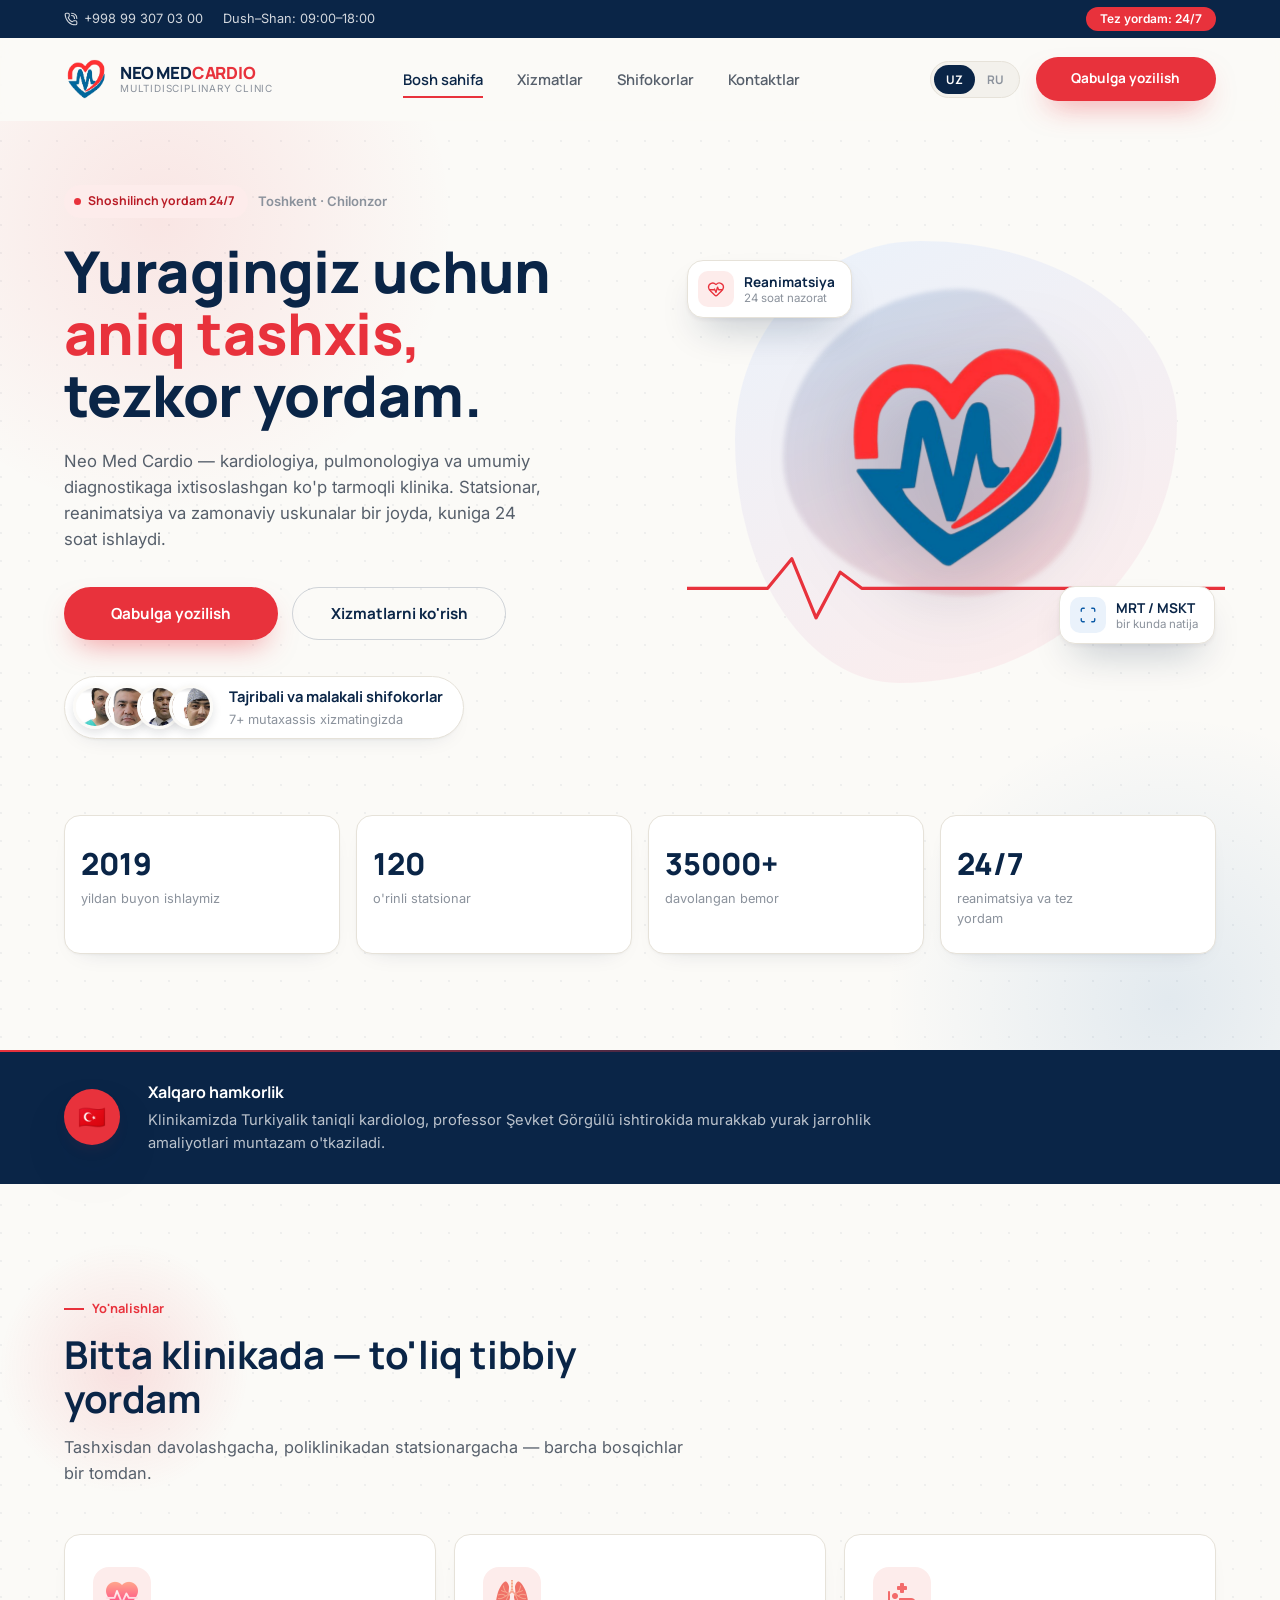
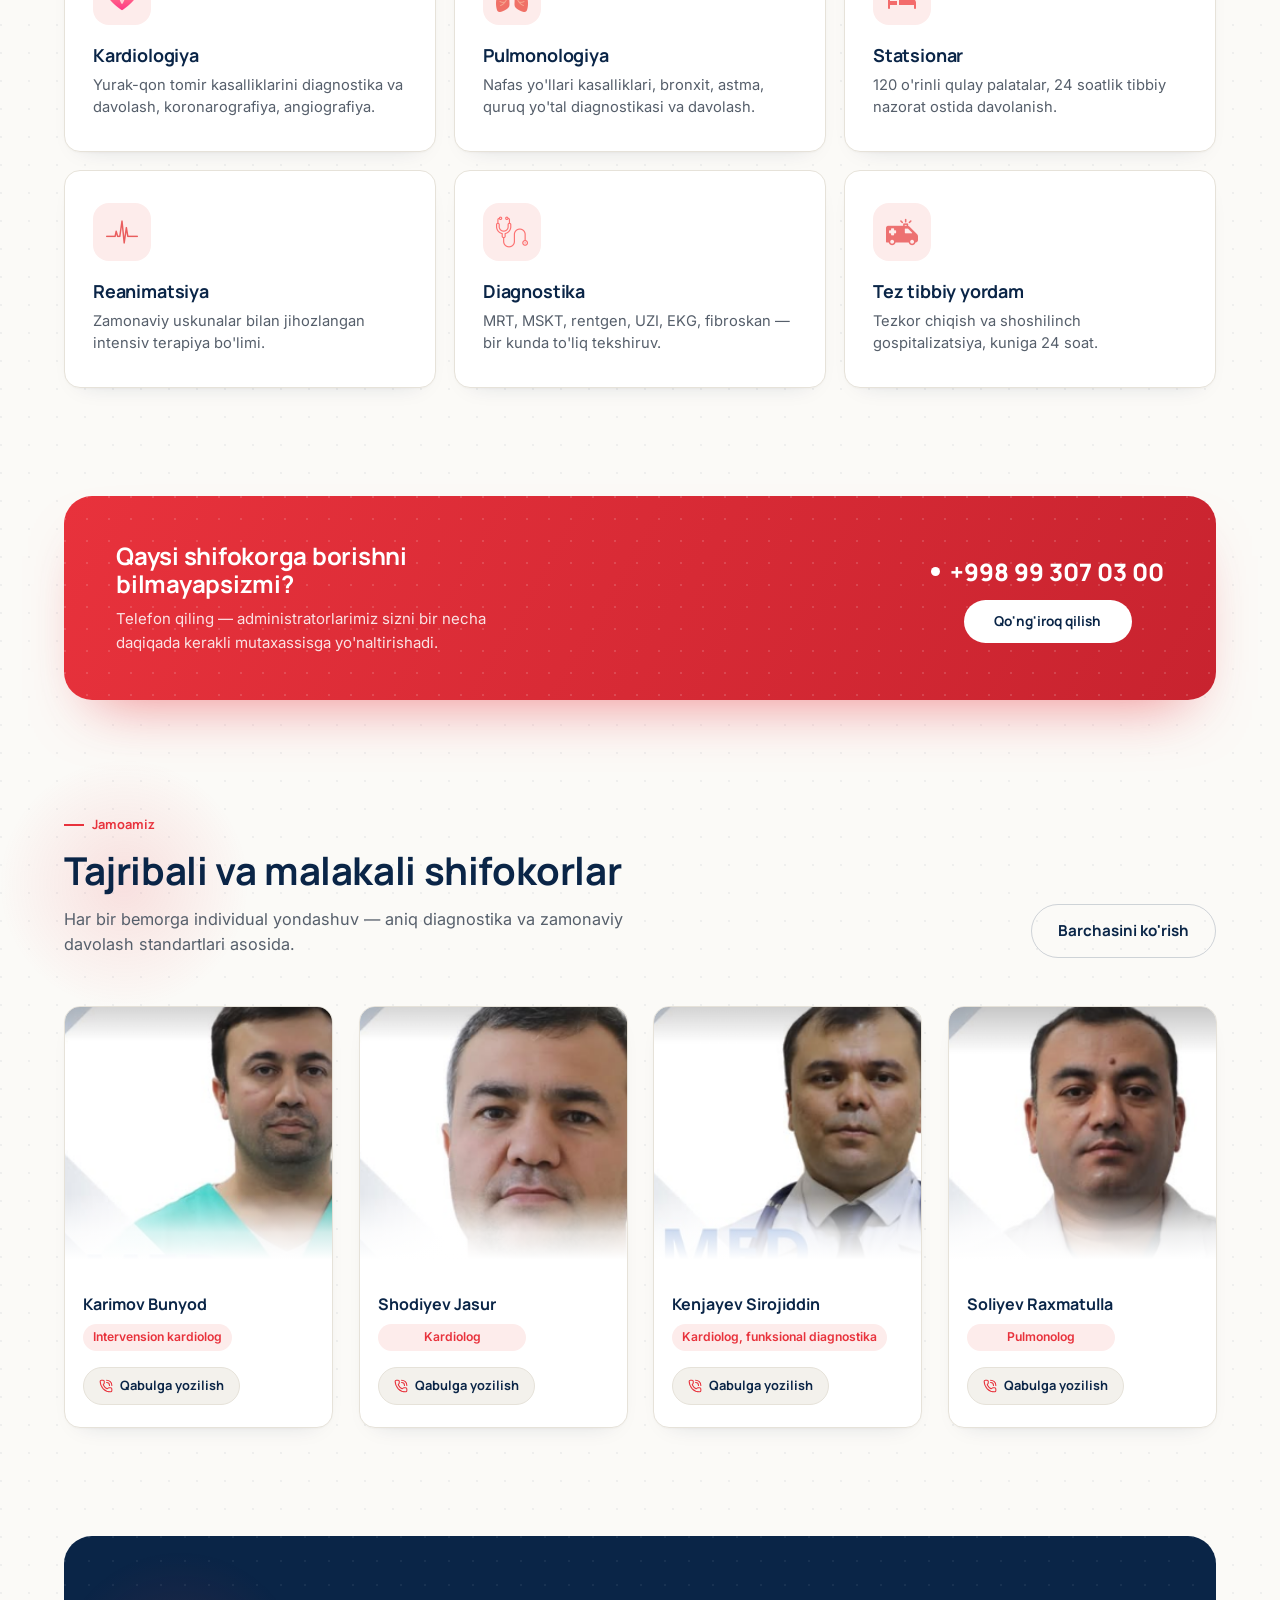
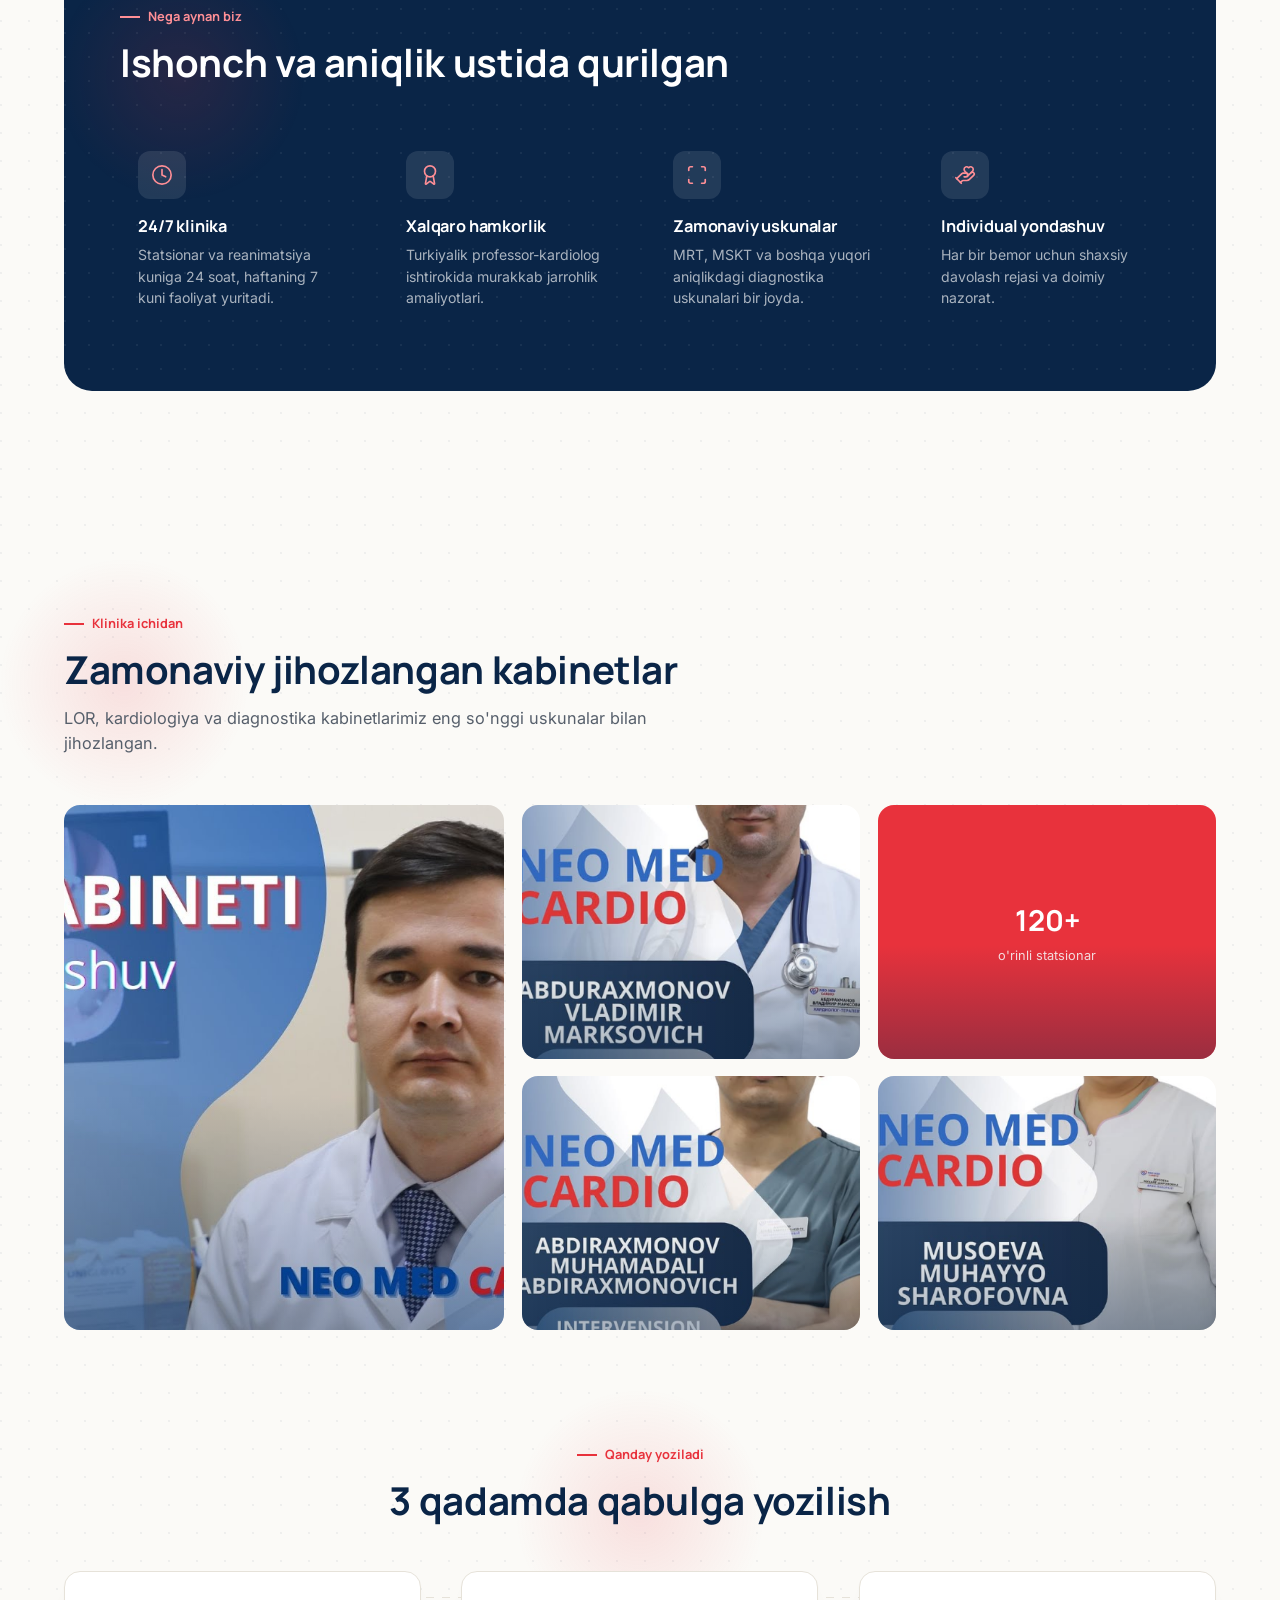
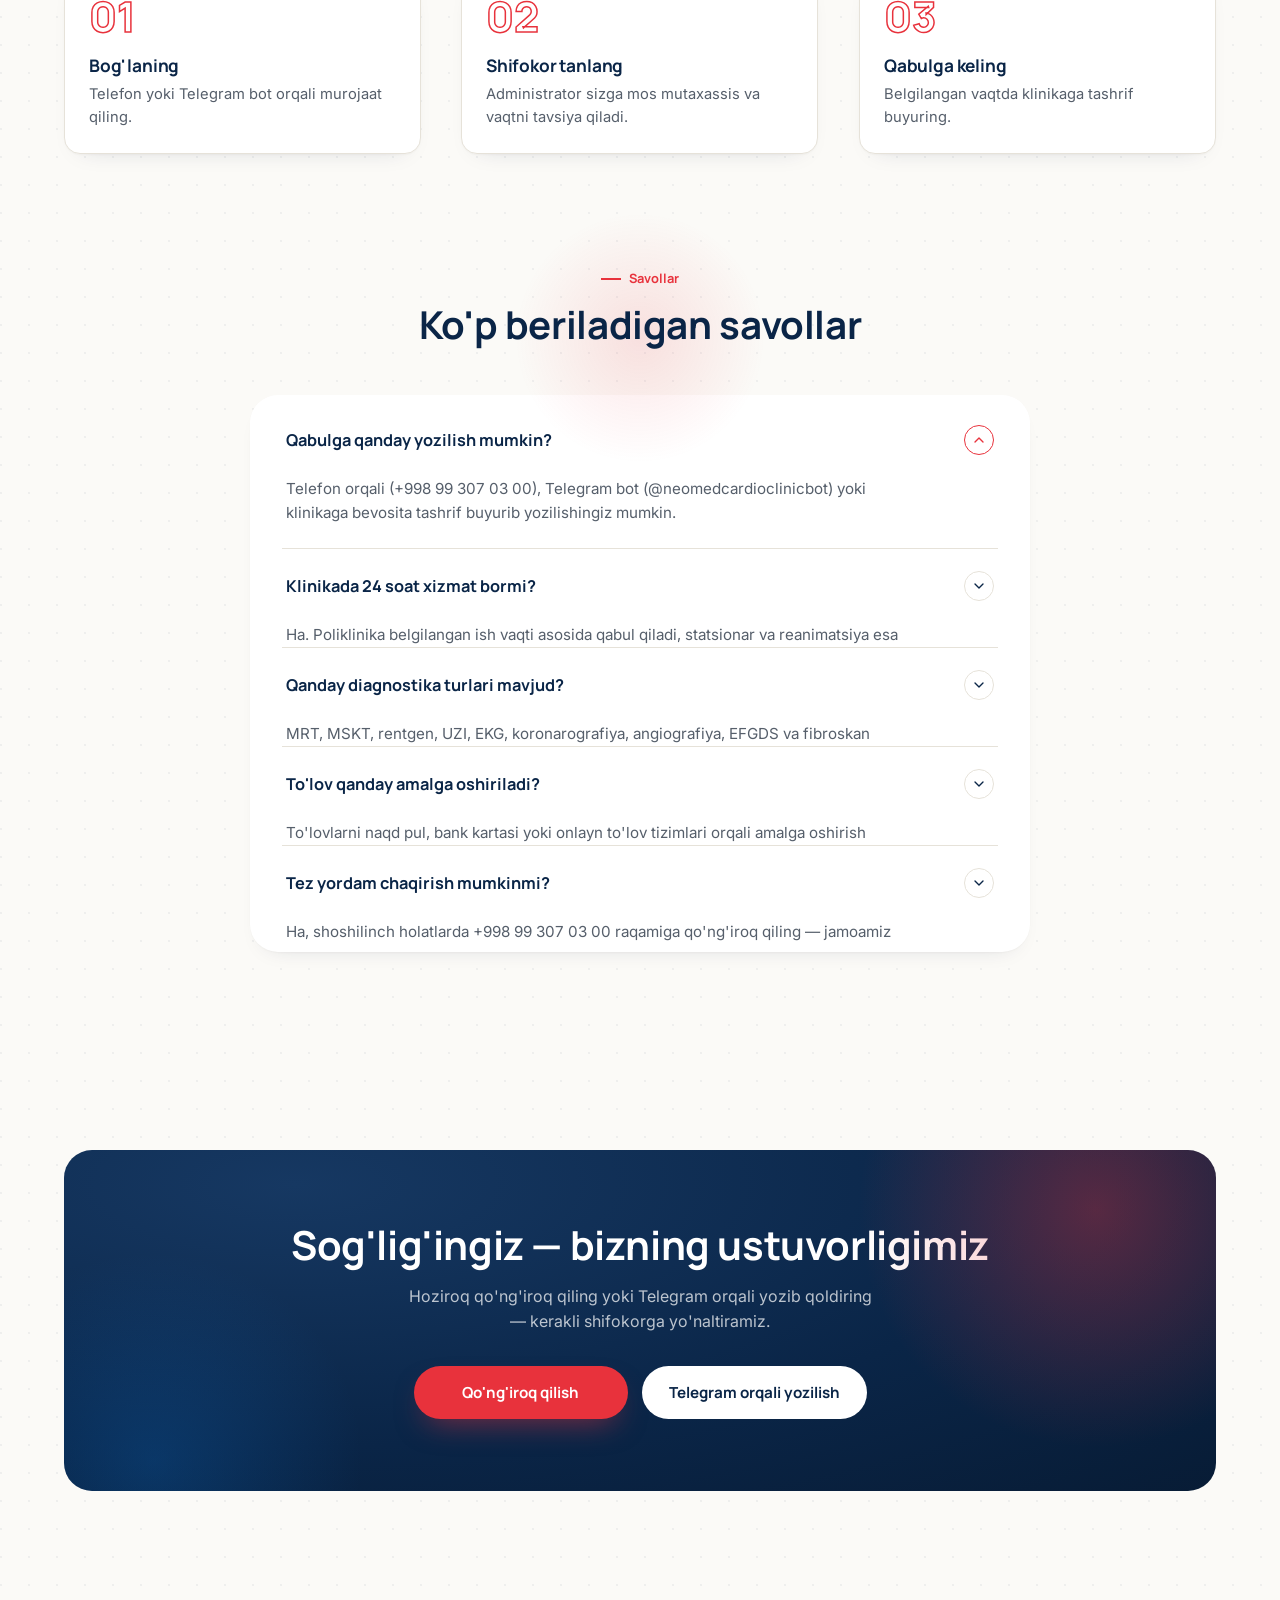
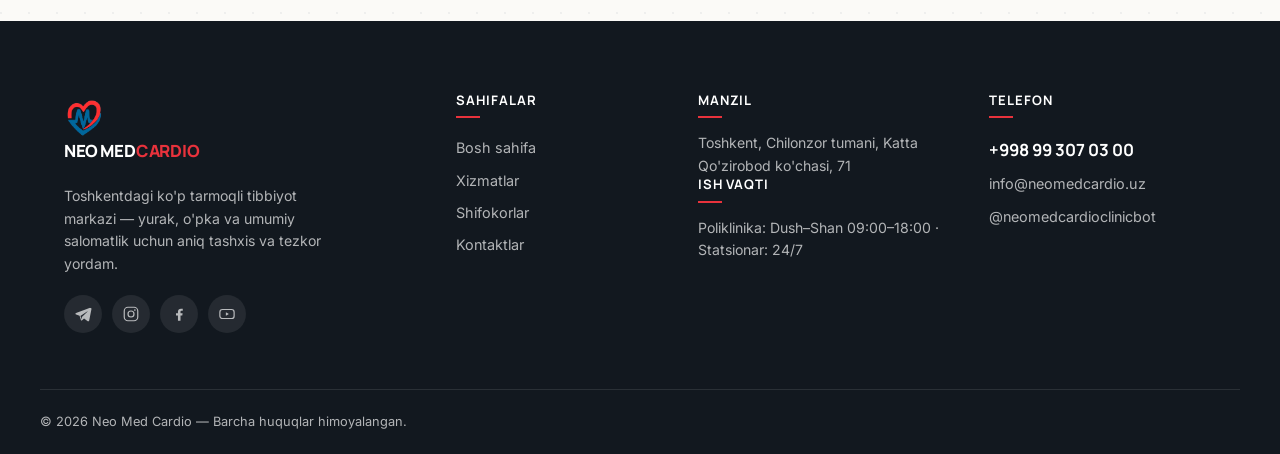
<file: neomedcardio-site/index.html>
<!DOCTYPE html>
<html lang="uz">
<head>
<meta charset="UTF-8">
<meta name="viewport" content="width=device-width, initial-scale=1.0">
<title>Neo Med Cardio — Toshkentdagi ko'p tarmoqli tibbiyot markazi</title>
<meta name="description" content="Neo Med Cardio — kardiologiya, pulmonologiya, statsionar va reanimatsiya. MRT, MSKT diagnostika. Toshkent, Chilonzor. 24/7 tez yordam.">
<link rel="icon" href="images/favicon.png" type="image/png">
<link rel="stylesheet" href="css/style.css">
</head>
<body data-page="index">

<div id="site-header"></div>

<main>

  <!-- ============================= HERO ============================= -->
  <section class="hero">
    <div class="container hero__inner">
      <div class="hero__content">
        <div class="hero__eyebrow-row">
          <span class="hero__badge"><span class="dot"></span> <span data-i18n="badge.emergency">Shoshilinch yordam 24/7</span></span>
          <span class="hero__eyebrow-text" data-i18n="hero.eyebrow">Toshkent · Chilonzor</span>
        </div>
        <h1>
          <span data-i18n="hero.title.1">Yuragingiz uchun</span>
          <span class="accent" data-i18n="hero.title.2">aniq tashxis,</span>
          <span data-i18n="hero.title.3">tezkor yordam.</span>
        </h1>
        <p class="hero__desc" data-i18n="hero.desc">Neo Med Cardio — kardiologiya, pulmonologiya va umumiy diagnostikaga ixtisoslashgan ko'p tarmoqli klinika.</p>
        <div class="hero__actions">
          <a href="kontaktlar.html#form" class="btn btn--primary" data-i18n="hero.cta.primary">Qabulga yozilish</a>
          <a href="xizmatlar.html" class="btn btn--ghost" data-i18n="hero.cta.secondary">Xizmatlarni ko'rish</a>
        </div>

        <div class="hero__trust-row">
          <div class="avatar-stack">
            <img src="images/avatars/a1.jpg" alt="Shifokor">
            <img src="images/avatars/a2.jpg" alt="Shifokor">
            <img src="images/avatars/a3.jpg" alt="Shifokor">
            <img src="images/avatars/a4.jpg" alt="Shifokor">
          </div>
          <div class="hero__trust-text">
            <strong data-i18n="doc.title">Tajribali va malakali shifokorlar</strong>
            <span data-i18n="hero.trust.sub">7+ mutaxassis xizmatingizda</span>
          </div>
        </div>

      </div>

      <div class="hero__visual" data-reveal data-reveal-delay="150">
        <div class="hero__blob"></div>
        <div class="hero__blob hero__blob--two"></div>
        <img src="images/logo.png" alt="Neo Med Cardio" class="hero__heart-logo">
        <svg class="hero__ecg hero__ecg--red" viewBox="0 0 400 60" preserveAspectRatio="none">
          <path class="ecg-path" d="M0 30 L60 30 L78 8 L96 52 L114 18 L130 30 L400 30" />
        </svg>

        <div class="float-chip float-chip--one">
          <span class="float-chip__icon float-chip__icon--red">
            <span class="icon" data-icon="heart-pulse" style="width:18px;height:18px" aria-hidden="true"></span>
          </span>
          <span class="float-chip__text">
            <strong data-i18n="chip.1.title">Reanimatsiya</strong>
            <small data-i18n="chip.1.sub">24 soat nazorat</small>
          </span>
        </div>

        <div class="float-chip float-chip--two">
          <span class="float-chip__icon float-chip__icon--blue">
            <span class="icon" data-icon="scan" style="width:18px;height:18px" aria-hidden="true"></span>
          </span>
          <span class="float-chip__text">
            <strong data-i18n="chip.2.title">MRT / MSKT</strong>
            <small data-i18n="chip.2.sub">bir kunda natija</small>
          </span>
        </div>
      </div>
    </div>

    <!-- statistikalar hero pastida, to'liq kenglikda -->
    <div class="container">
      <div class="hero__stats hero__stats--bottom">
        <div>
          <div class="hero__stat-num">2019</div>
          <div class="hero__stat-label" data-i18n="hero.stat.1.label">yildan buyon ishlaymiz</div>
        </div>
        <div>
          <div class="hero__stat-num" data-count="120">120</div>
          <div class="hero__stat-label" data-i18n="hero.stat.2.label">o'rinli statsionar</div>
        </div>
        <div>
          <div class="hero__stat-num" data-count="35000+">35000+</div>
          <div class="hero__stat-label" data-i18n="hero.stat.4.label">davolangan bemor</div>
        </div>
        <div>
          <div class="hero__stat-num">24/7</div>
          <div class="hero__stat-label" data-i18n="hero.stat.3.label">reanimatsiya va tez yordam</div>
        </div>
      </div>
    </div>
  </section>

  <!-- ============================= PARTNER ============================= -->
  <section class="partner" data-reveal>
    <div class="container partner__inner">
      <div class="partner__flag">🇹🇷</div>
      <div>
        <div class="partner__title" data-i18n="partner.title">Xalqaro hamkorlik</div>
        <p class="partner__text" data-i18n="partner.text">Klinikamizda Turkiyalik taniqli kardiolog, professor Şevket Görgülü ishtirokida murakkab yurak jarrohlik amaliyotlari muntazam o'tkaziladi.</p>
      </div>
    </div>
  </section>

  <!-- ============================= DIRECTIONS ============================= -->
  <section class="directions">
    <div class="container">
      <div class="section-head" data-reveal>
        <div class="eyebrow" data-i18n="dir.eyebrow">Yo'nalishlar</div>
        <h2 data-i18n="dir.title">Bitta klinikada — to'liq tibbiy yordam</h2>
        <p data-i18n="dir.desc">Tashxisdan davolashgacha, poliklinikadan statsionargacha — barcha bosqichlar bir tomdan.</p>
      </div>

      <div class="directions-grid">
        <div class="dir-card">
          <div class="dir-card__icon"><img src="images/icons/icon-cardiology.png" alt=""></div>
          <h3 data-i18n="dir.1.title">Kardiologiya</h3>
          <p data-i18n="dir.1.desc">Yurak-qon tomir kasalliklarini diagnostika va davolash, koronarografiya, angiografiya.</p>
        </div>
        <div class="dir-card">
         <div class="dir-card__icon"><img src="images/icons/lungs.png" alt=""></div>
          <h3 data-i18n="dir.2.title">Pulmonologiya</h3>
          <p data-i18n="dir.2.desc">Nafas yo'llari kasalliklari, bronxit, astma, quruq yo'tal diagnostikasi va davolash.</p>
        </div>
        <div class="dir-card">
          <div class="dir-card__icon"><img src="images/icons/inpatient (1).png" alt=""></div>
          <h3 data-i18n="dir.3.title">Statsionar</h3>
          <p data-i18n="dir.3.desc">120 o'rinli qulay palatalar, 24 soatlik tibbiy nazorat ostida davolanish.</p>
        </div>
        <div class="dir-card">
          <div class="dir-card__icon"><img src="images/icons/cardiogram.png" alt=""></div>
          <h3 data-i18n="dir.4.title">Reanimatsiya</h3>
          <p data-i18n="dir.4.desc">Zamonaviy uskunalar bilan jihozlangan intensiv terapiya bo'limi.</p>
        </div>
        <div class="dir-card">
          <div class="dir-card__icon"><img src="images/icons/stethoscope (3).png" alt=""></div>
          <h3 data-i18n="dir.5.title">Diagnostika</h3>
          <p data-i18n="dir.5.desc">MRT, MSKT, rentgen, UZI, EKG, fibroskan — bir kunda to'liq tekshiruv.</p>
        </div>
        <div class="dir-card">
          <div class="dir-card__icon"><img src="images/icons/emergency-ambulance.png" alt=""></div>
          <h3 data-i18n="dir.6.title">Tez tibbiy yordam</h3>
          <p data-i18n="dir.6.desc">Tezkor chiqish va shoshilinch gospitalizatsiya, kuniga 24 soat.</p>
        </div>
      </div>
    </div>
  </section>

  <!-- ============================= HELP BANNER ============================= -->
  <div class="help-banner" data-reveal>
    <div>
      <h3 data-i18n="help.title">Qaysi shifokorga borishni bilmayapsizmi?</h3>
      <p data-i18n="help.desc">Telefon qiling — administratorlarimiz sizni bir necha daqiqada kerakli mutaxassisga yo'naltirishadi.</p>
    </div>
    <div class="help-banner__cta">
      <a href="tel:+998993070300" class="help-banner__phone">+998 99 307 03 00</a>
      <a href="tel:+998993070300" class="btn btn--white btn--small" data-i18n="cta.call">Qo'ng'iroq qilish</a>
    </div>
  </div>

  <!-- ============================= DOCTORS PREVIEW ============================= -->
  <section class="doctors-section">
    <div class="container">
      <div class="doctors-head-row">
        <div class="section-head" data-reveal>
          <div class="eyebrow" data-i18n="doc.eyebrow">Jamoamiz</div>
          <h2 data-i18n="doc.title">Tajribali va malakali shifokorlar</h2>
          <p data-i18n="doc.desc">Har bir bemorga individual yondashuv — aniq diagnostika va zamonaviy davolash standartlari asosida.</p>
        </div>
        <a href="shifokorlar.html" class="btn btn--ghost" data-reveal data-i18n="cta.viewall">Barchasini ko'rish</a>
      </div>

      <div class="doctor-grid">
        <article class="doctor-card">
          <div class="doctor-card__photo"><img src="images/doctors/karimov-bunyod.jpg" alt="Karimov Bunyod Xabibullayevich" loading="lazy"></div>
          <div class="doctor-card__body">
            <div class="doctor-card__name">Karimov Bunyod</div>
            <span class="doctor-card__role" data-role-uz="Intervension kardiolog" data-role-ru="Интервенционный кардиолог">Intervension kardiolog</span>
            <a href="tel:+998993070300" class="doctor-card__call"><span class="icon" data-icon="phone" style="width:14px;height:14px" aria-hidden="true"></span> <span data-i18n="doc.book">Qabulga yozilish</span></a>
          </div>
        </article>
        <article class="doctor-card">
          <div class="doctor-card__photo"><img src="images/doctors/shodiyev-jasur.jpg" alt="Shodiyev Jasur Davlatovich" loading="lazy"></div>
          <div class="doctor-card__body">
            <div class="doctor-card__name">Shodiyev Jasur</div>
            <span class="doctor-card__role" data-role-uz="Kardiolog" data-role-ru="Кардиолог">Kardiolog</span>
            <a href="tel:+998993070300" class="doctor-card__call"><span class="icon" data-icon="phone" style="width:14px;height:14px" aria-hidden="true"></span> <span data-i18n="doc.book">Qabulga yozilish</span></a>
          </div>
        </article>
        <article class="doctor-card">
          <div class="doctor-card__photo"><img src="images/doctors/kenjayev-sirojiddin.jpg" alt="Kenjayev Sirojiddin Rashidovich" loading="lazy"></div>
          <div class="doctor-card__body">
            <div class="doctor-card__name">Kenjayev Sirojiddin</div>
            <span class="doctor-card__role" data-role-uz="Kardiolog, funksional diagnostika" data-role-ru="Кардиолог, функц. диагностика">Kardiolog, funksional diagnostika</span>
            <a href="tel:+998993070300" class="doctor-card__call"><span class="icon" data-icon="phone" style="width:14px;height:14px" aria-hidden="true"></span> <span data-i18n="doc.book">Qabulga yozilish</span></a>
          </div>
        </article>
        <article class="doctor-card">
          <div class="doctor-card__photo"><img src="images/doctors/soliyev-raxmatulla.jpg" alt="Soliyev Raxmatulla Radjabovich" loading="lazy"></div>
          <div class="doctor-card__body">
            <div class="doctor-card__name">Soliyev Raxmatulla</div>
            <span class="doctor-card__role" data-role-uz="Pulmonolog" data-role-ru="Пульмонолог">Pulmonolog</span>
            <a href="tel:+998993070300" class="doctor-card__call"><span class="icon" data-icon="phone" style="width:14px;height:14px" aria-hidden="true"></span> <span data-i18n="doc.book">Qabulga yozilish</span></a>
          </div>
        </article>
      </div>
    </div>
  </section>

  <!-- ============================= ADVANTAGES ============================= -->
  <section class="advantages">
    <div class="container">
      <div class="advantages-wrap">
        <div class="section-head" data-reveal>
          <div class="eyebrow" data-i18n="adv.eyebrow">Nega aynan biz</div>
          <h2 data-i18n="adv.title">Ishonch va aniqlik ustida qurilgan</h2>
        </div>
        <div class="adv-grid">
          <div class="adv-card">
            <div class="adv-card__icon"><span class="icon" data-icon="clock" style="width:22px;height:22px" aria-hidden="true"></span></div>
            <h3 data-i18n="adv.1.title">24/7 klinika</h3>
            <p data-i18n="adv.1.desc">Statsionar va reanimatsiya kuniga 24 soat, haftaning 7 kuni faoliyat yuritadi.</p>
          </div>
          <div class="adv-card">
            <div class="adv-card__icon"><span class="icon" data-icon="award" style="width:22px;height:22px" aria-hidden="true"></span></div>
            <h3 data-i18n="adv.2.title">Xalqaro hamkorlik</h3>
            <p data-i18n="adv.2.desc">Turkiyalik professor-kardiolog ishtirokida murakkab jarrohlik amaliyotlari.</p>
          </div>
          <div class="adv-card">
            <div class="adv-card__icon"><span class="icon" data-icon="scan" style="width:22px;height:22px" aria-hidden="true"></span></div>
            <h3 data-i18n="adv.3.title">Zamonaviy uskunalar</h3>
            <p data-i18n="adv.3.desc">MRT, MSKT va boshqa yuqori aniqlikdagi diagnostika uskunalari bir joyda.</p>
          </div>
          <div class="adv-card">
            <div class="adv-card__icon"><span class="icon" data-icon="handshake" style="width:22px;height:22px" aria-hidden="true"></span></div>
            <h3 data-i18n="adv.4.title">Individual yondashuv</h3>
            <p data-i18n="adv.4.desc">Har bir bemor uchun shaxsiy davolash rejasi va doimiy nazorat.</p>
          </div>
        </div>
      </div>
    </div>
  </section>

  <!-- ============================= GALLERY ============================= -->
  <section class="gallery">
    <div class="container">
      <div class="section-head" data-reveal>
        <div class="eyebrow" data-i18n="gal.eyebrow">Klinika ichidan</div>
        <h2 data-i18n="gal.title">Zamonaviy jihozlangan kabinetlar</h2>
        <p data-i18n="gal.desc">LOR, kardiologiya va diagnostika kabinetlarimiz eng so'nggi uskunalar bilan jihozlangan.</p>
      </div>
      <div class="gallery-grid">
        <div><img src="images/lor-kabineti.jpg" alt="LOR kabineti - Neo Med Cardio"></div>
        <div><img src="images/doctors/abduraxmonov-vladimir.jpg" alt="Kardiolog qabulda"></div>
        <div class="gallery-tile--tint">
          <strong>120+</strong>
          <span data-i18n="hero.stat.2.label">o'rinli statsionar</span>
        </div>
        <div><img src="images/doctors/abdiraxmonov-muhamadali.jpg" alt="Intervension kardiolog"></div>
        <div><img src="images/doctors/musoeva-muhayyo.jpg" alt="Laboratoriya xodimi"></div>
      </div>
    </div>
  </section>

  <!-- ============================= STEPS ============================= -->
  <section class="steps">
    <div class="container">
      <div class="section-head section-head--center" data-reveal style="margin-left:auto;margin-right:auto;">
        <div class="eyebrow" style="justify-content:center;" data-i18n="steps.eyebrow">Qanday yoziladi</div>
        <h2 data-i18n="steps.title">3 qadamda qabulga yozilish</h2>
      </div>
      <div class="steps-grid">
        <div class="step-card">
          <span class="step-num">01</span>
          <h3 data-i18n="steps.1.title">Bog'laning</h3>
          <p data-i18n="steps.1.desc">Telefon yoki Telegram bot orqali murojaat qiling.</p>
        </div>
        <div class="step-card">
          <span class="step-num">02</span>
          <h3 data-i18n="steps.2.title">Shifokor tanlang</h3>
          <p data-i18n="steps.2.desc">Administrator sizga mos mutaxassis va vaqtni tavsiya qiladi.</p>
        </div>
        <div class="step-card">
          <span class="step-num">03</span>
          <h3 data-i18n="steps.3.title">Qabulga keling</h3>
          <p data-i18n="steps.3.desc">Belgilangan vaqtda klinikaga tashrif buyuring.</p>
        </div>
      </div>
    </div>
  </section>

  <!-- ============================= FAQ ============================= -->
  <section class="faq">
    <div class="container">
      <div class="section-head section-head--center" data-reveal style="margin-left:auto;margin-right:auto;">
        <div class="eyebrow" style="justify-content:center;" data-i18n="faq.eyebrow">Savollar</div>
        <h2 data-i18n="faq.title">Ko'p beriladigan savollar</h2>
      </div>
      <div class="faq-wrap accordion">
        <div class="accordion__item is-open">
          <button class="accordion__trigger"><span data-i18n="faq.1.q">Qabulga qanday yozilish mumkin?</span><span class="accordion__icon"><span class="icon" data-icon="chevron-down" style="width:16px;height:16px" aria-hidden="true"></span></span></button>
          <div class="accordion__panel"><p data-i18n="faq.1.a">Telefon orqali, Telegram bot yoki klinikaga bevosita tashrif buyurib yozilishingiz mumkin.</p></div>
        </div>
        <div class="accordion__item">
          <button class="accordion__trigger"><span data-i18n="faq.2.q">Klinikada 24 soat xizmat bormi?</span><span class="accordion__icon"><span class="icon" data-icon="chevron-down" style="width:16px;height:16px" aria-hidden="true"></span></span></button>
          <div class="accordion__panel"><p data-i18n="faq.2.a">Ha. Poliklinika belgilangan ish vaqti asosida qabul qiladi, statsionar va reanimatsiya esa 24 soat davomida faoliyat yuritadi.</p></div>
        </div>
        <div class="accordion__item">
          <button class="accordion__trigger"><span data-i18n="faq.3.q">Qanday diagnostika turlari mavjud?</span><span class="accordion__icon"><span class="icon" data-icon="chevron-down" style="width:16px;height:16px" aria-hidden="true"></span></span></button>
          <div class="accordion__panel"><p data-i18n="faq.3.a">MRT, MSKT, rentgen, UZI, EKG, koronarografiya, angiografiya, EFGDS va fibroskan tekshiruvlarini o'tkazamiz.</p></div>
        </div>
        <div class="accordion__item">
          <button class="accordion__trigger"><span data-i18n="faq.4.q">To'lov qanday amalga oshiriladi?</span><span class="accordion__icon"><span class="icon" data-icon="chevron-down" style="width:16px;height:16px" aria-hidden="true"></span></span></button>
          <div class="accordion__panel"><p data-i18n="faq.4.a">To'lovlarni naqd pul, bank kartasi yoki onlayn to'lov tizimlari orqali amalga oshirish mumkin.</p></div>
        </div>
        <div class="accordion__item">
          <button class="accordion__trigger"><span data-i18n="faq.5.q">Tez yordam chaqirish mumkinmi?</span><span class="accordion__icon"><span class="icon" data-icon="chevron-down" style="width:16px;height:16px" aria-hidden="true"></span></span></button>
          <div class="accordion__panel"><p data-i18n="faq.5.a">Ha, shoshilinch holatlarda qo'ng'iroq qiling — jamoamiz tezkor chiqadi.</p></div>
        </div>
      </div>
    </div>
  </section>

  <!-- ============================= FINAL CTA ============================= -->
  <section class="final-cta">
    <div class="container">
      <div class="final-cta__box" data-reveal>
        <h2 data-i18n="final.title">Sog'lig'ingiz — bizning ustuvorligimiz</h2>
        <p data-i18n="final.desc">Hoziroq qo'ng'iroq qiling yoki Telegram orqali yozib qoldiring — kerakli shifokorga yo'naltiramiz.</p>
        <div class="final-cta__actions">
          <a href="tel:+998993070300" class="btn btn--primary" data-i18n="cta.call">Qo'ng'iroq qilish</a>
          <a href="https://t.me/neomedcardioclinicbot" target="_blank" rel="noopener" class="btn btn--white" data-i18n="cta.telegram">Telegram orqali yozilish</a>
        </div>
      </div>
    </div>
  </section>

</main>

<div id="site-footer"></div>

<script src="js/i18n.js"></script>
<script src="js/main.js"></script>
</body>
</html>
</file>
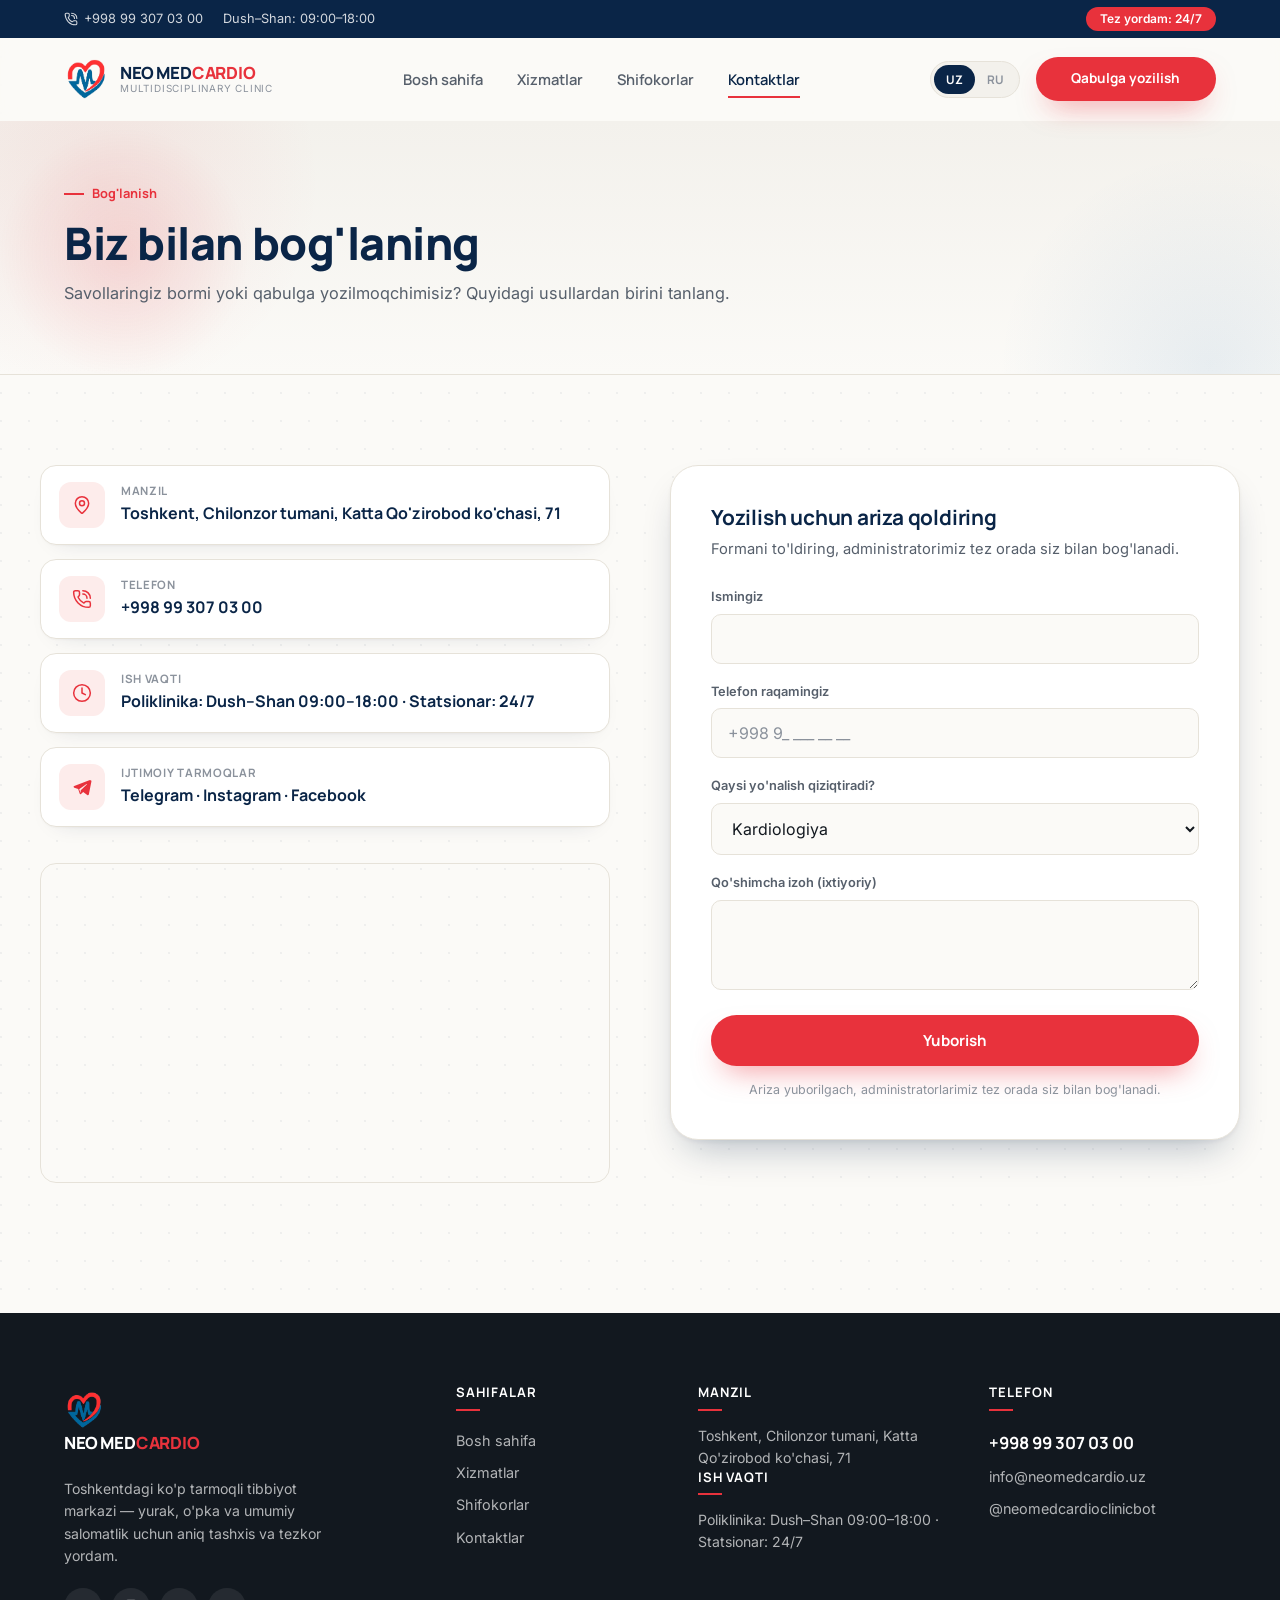
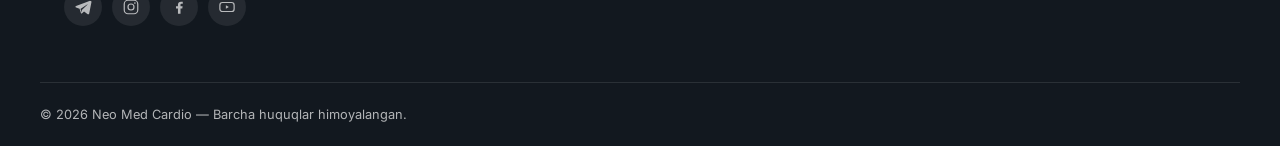
<file: neomedcardio-site/kontaktlar.html>
<!DOCTYPE html>
<html lang="uz">
<head>
<meta charset="UTF-8">
<meta name="viewport" content="width=device-width, initial-scale=1.0">
<title>Kontaktlar — Neo Med Cardio</title>
<meta name="description" content="Neo Med Cardio klinikasi bilan bog'lanish: manzil, telefon, ish vaqti va qabulga yozilish formasi.">
<link rel="icon" href="images/favicon.png" type="image/png">
<link rel="stylesheet" href="css/style.css">
</head>
<body data-page="kontaktlar">

<div id="site-header"></div>

<main>
  <section class="page-hero">
    <div class="container">
      <div class="section-head" data-reveal>
        <div class="eyebrow" data-i18n="contacts.hero.eyebrow">Bog'lanish</div>
        <h1 data-i18n="contacts.hero.title">Biz bilan bog'laning</h1>
        <p data-i18n="contacts.hero.desc">Savollaringiz bormi yoki qabulga yozilmoqchimisiz? Quyidagi usullardan birini tanlang.</p>
      </div>
    </div>
  </section>

  <section class="contacts-grid container" id="form">

    <div data-reveal>
      <div class="info-list">
        <div class="info-item">
          <div class="info-item__icon"><span class="icon" data-icon="map-pin" style="width:20px;height:20px" aria-hidden="true"></span></div>
          <div>
            <h4 data-i18n="contacts.address.title">Manzil</h4>
            <p data-i18n="contacts.address.value">Toshkent, Chilonzor tumani, Katta Qo'zirobod ko'chasi, 71</p>
          </div>
        </div>
        <div class="info-item">
          <div class="info-item__icon"><span class="icon" data-icon="phone" style="width:20px;height:20px" aria-hidden="true"></span></div>
          <div>
            <h4 data-i18n="contacts.phone.title">Telefon</h4>
            <a href="tel:+998993070300">+998 99 307 03 00</a>
          </div>
        </div>
        <div class="info-item">
          <div class="info-item__icon"><span class="icon" data-icon="clock" style="width:20px;height:20px" aria-hidden="true"></span></div>
          <div>
            <h4 data-i18n="contacts.hours.title">Ish vaqti</h4>
            <p data-i18n="contacts.hours.value">Poliklinika: Dush–Shan 09:00–18:00 · Statsionar: 24/7</p>
          </div>
        </div>
        <div class="info-item">
          <div class="info-item__icon"><span class="icon" data-icon="telegram" style="width:20px;height:20px" aria-hidden="true"></span></div>
          <div>
            <h4 data-i18n="contacts.social.title">Ijtimoiy tarmoqlar</h4>
            <p>
              <a href="https://t.me/neomedcardio_uz" target="_blank" rel="noopener">Telegram</a> ·
              <a href="https://www.instagram.com/neomedcardio/" target="_blank" rel="noopener">Instagram</a> ·
              <a href="https://www.facebook.com/neomedcardio.uz" target="_blank" rel="noopener">Facebook</a>
            </p>
          </div>
        </div>
      </div>

      <div class="map-frame">
        <iframe
          src="https://yandex.uz/map-widget/v1/?ll=69.253700%2C41.290700&z=15&pt=69.253700,41.290700,pm2rdm"
          loading="lazy" referrerpolicy="no-referrer-when-downgrade"
          title="Neo Med Cardio — xarita"></iframe>
      </div>
    </div>

    <div data-reveal data-reveal-delay="120">
      <div class="contact-form-card">
        <h3 data-i18n="contacts.form.title">Yozilish uchun ariza qoldiring</h3>
        <p data-i18n="contacts.form.desc">Formani to'ldiring, administratorimiz tez orada siz bilan bog'lanadi.</p>

        <div class="form-success" id="form-success">
          <span class="icon" data-icon="check" style="width:18px;height:18px" aria-hidden="true"></span>
          <span>Arizangiz qabul qilindi — tez orada siz bilan bog'lanamiz.</span>
        </div>

        <form id="contact-form">
          <input type="text" id="f-website" name="website" class="hp-field" tabindex="-1" autocomplete="off" aria-hidden="true">
          <div class="field">
            <label for="f-name" data-i18n="contacts.form.name">Ismingiz</label>
            <input type="text" id="f-name" name="name" required>
          </div>
          <div class="field">
            <label for="f-phone" data-i18n="contacts.form.phone">Telefon raqamingiz</label>
            <input type="tel" id="f-phone" name="phone" placeholder="+998 ​9_ ___ __ __" required>
          </div>
          <div class="field">
            <label for="f-service" data-i18n="contacts.form.service">Qaysi yo'nalish qiziqtiradi?</label>
            <select id="f-service" name="service">
              <option>Kardiologiya</option>
              <option>Pulmonologiya</option>
              <option>Diagnostika (MRT/MSKT)</option>
              <option>Statsionar</option>
              <option>Boshqa</option>
            </select>
          </div>
          <div class="field">
            <label for="f-message" data-i18n="contacts.form.message">Qo'shimcha izoh (ixtiyoriy)</label>
            <textarea id="f-message" name="message"></textarea>
          </div>
          <button type="submit" class="btn btn--primary btn--block" data-i18n="contacts.form.submit">Yuborish</button>
          <p class="form-note" data-i18n="contacts.form.note">Ariza yuborilgach, administratorlarimiz tez orada siz bilan bog'lanadi.</p>
        </form>
      </div>
    </div>

  </section>
</main>

<div id="site-footer"></div>

<script src="js/i18n.js"></script>
<script src="js/main.js"></script>
</body>
</html>
</file>
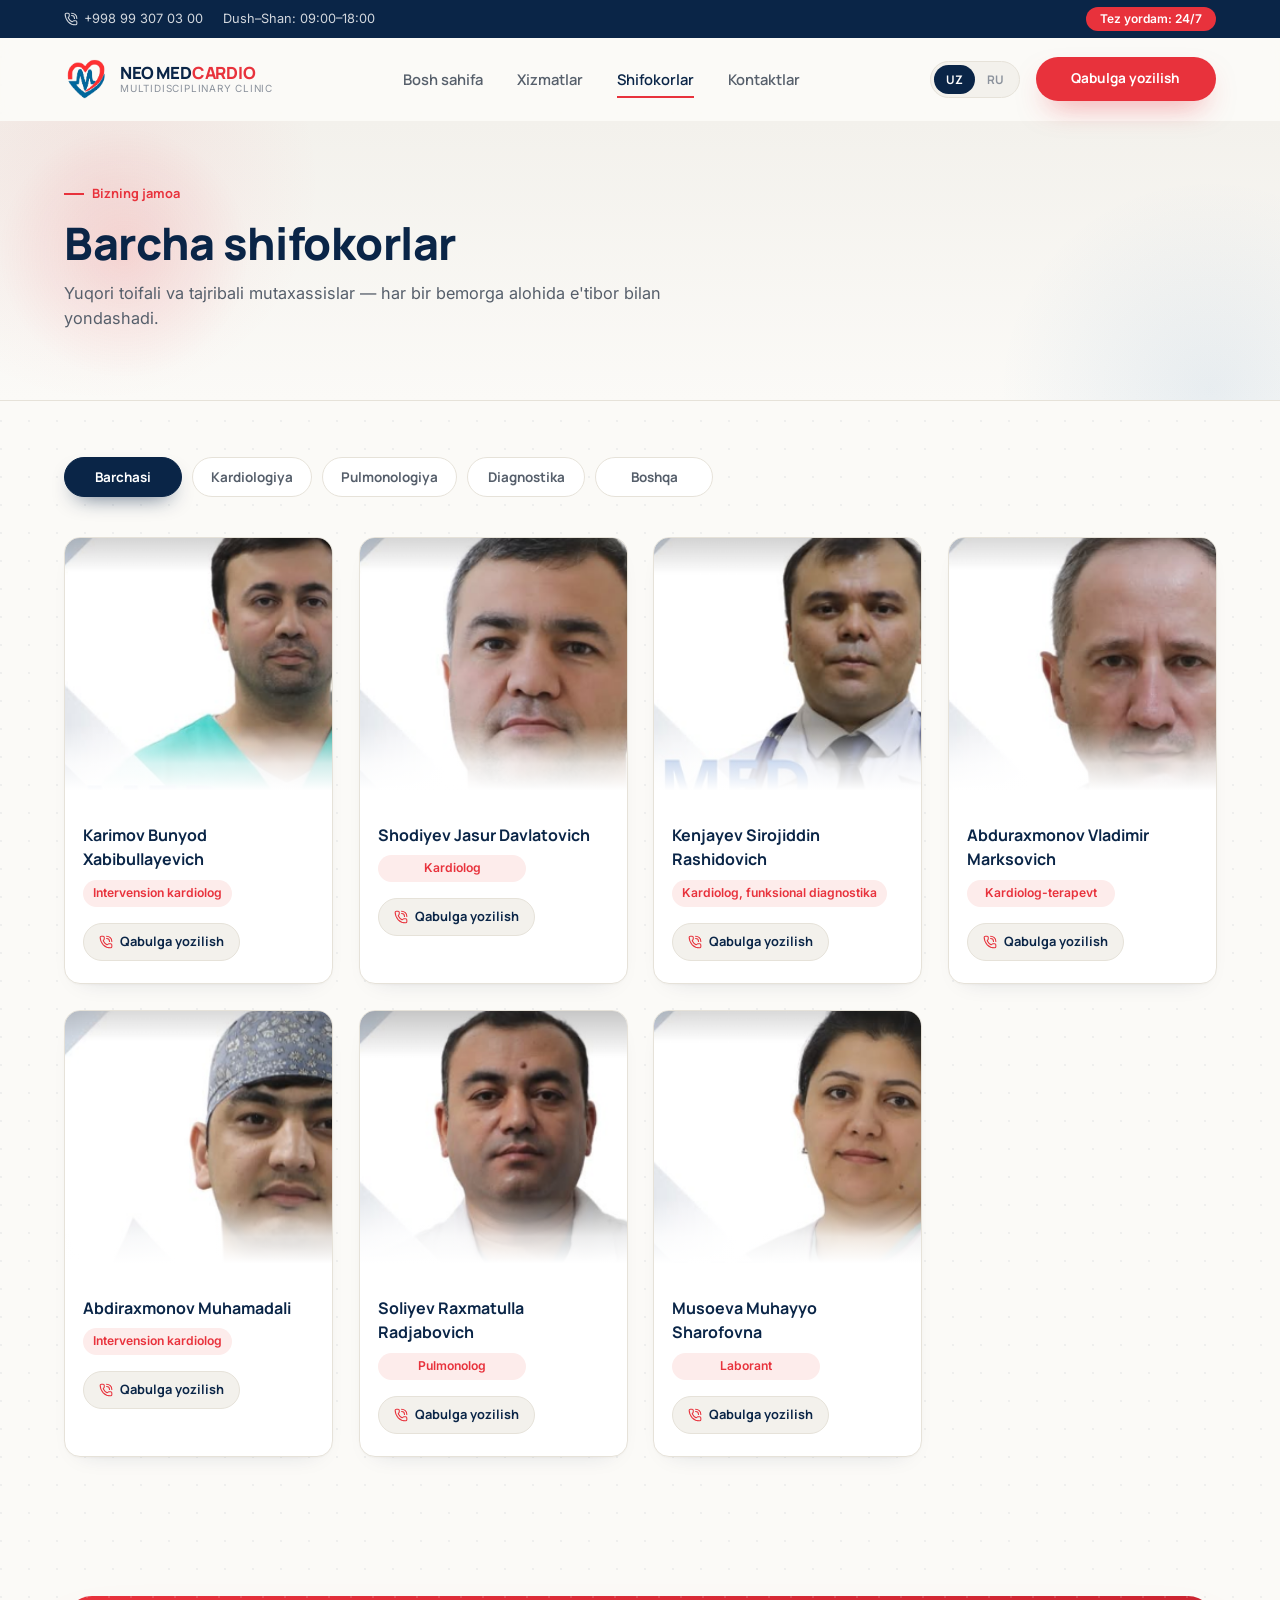
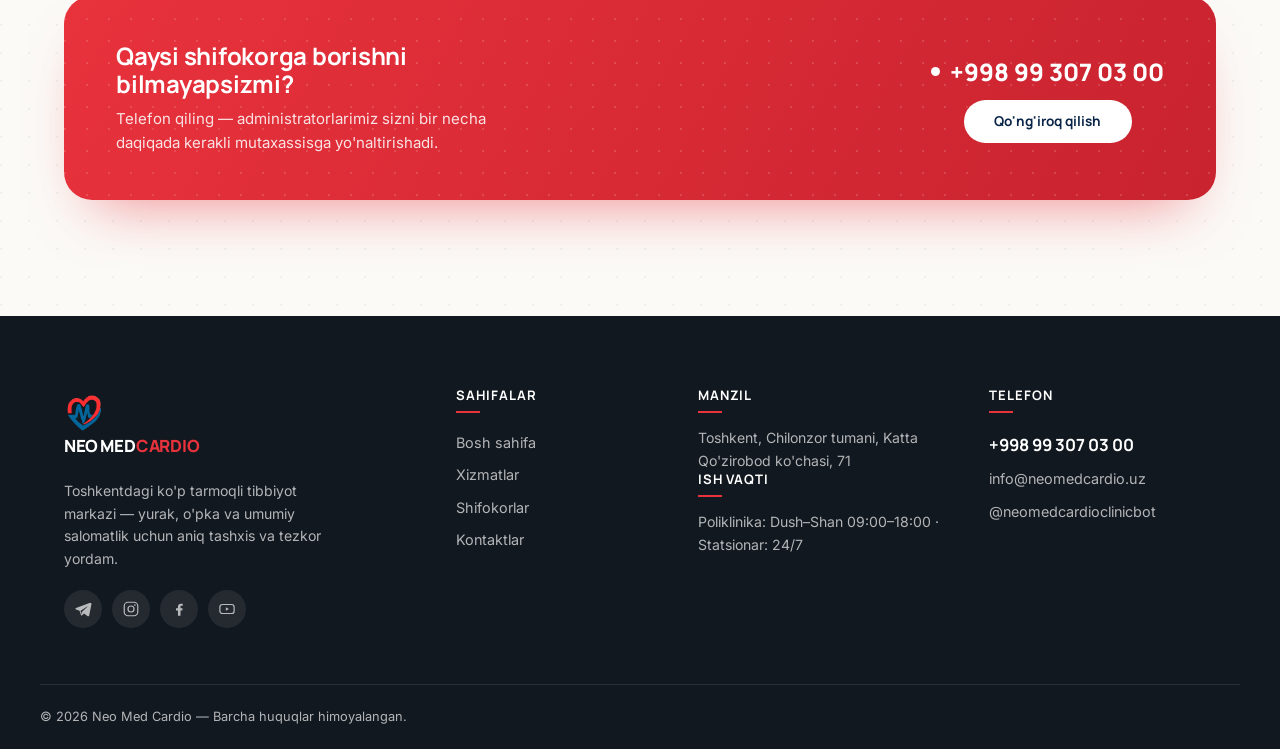
<file: neomedcardio-site/shifokorlar.html>
<!DOCTYPE html>
<html lang="uz">
<head>
<meta charset="UTF-8">
<meta name="viewport" content="width=device-width, initial-scale=1.0">
<title>Shifokorlar — Neo Med Cardio</title>
<meta name="description" content="Neo Med Cardio klinikasining kardiolog, pulmonolog va boshqa mutaxassis shifokorlari. Qabulga yozilish uchun bog'laning.">
<link rel="icon" href="images/favicon.png" type="image/png">
<link rel="stylesheet" href="css/style.css">
</head>
<body data-page="shifokorlar">

<div id="site-header"></div>

<main>
  <section class="page-hero">
    <div class="container">
      <div class="section-head" data-reveal>
        <div class="eyebrow" data-i18n="doctors.hero.eyebrow">Bizning jamoa</div>
        <h1 data-i18n="doctors.hero.title">Barcha shifokorlar</h1>
        <p data-i18n="doctors.hero.desc">Yuqori toifali va tajribali mutaxassislar — har bir bemorga alohida e'tibor bilan yondashadi.</p>
      </div>
    </div>
  </section>

  <section style="padding-top:56px;">
    <div class="container">

      <div class="filters" data-filter-group=".doctors-page-grid .doctor-grid" data-reveal>
        <button data-filter="all" class="is-active" data-i18n="doctors.filter.all">Barchasi</button>
        <button data-filter="cardio" data-i18n="services.cat.cardio">Kardiologiya</button>
        <button data-filter="pulmo" data-i18n="doctors.filter.pulmo">Pulmonologiya</button>
        <button data-filter="diagnostics" data-i18n="services.cat.diagnostics">Diagnostika</button>
        <button data-filter="other" data-i18n="services.cat.other">Boshqa</button>
      </div>

      <div class="doctors-page-grid">
        <div class="doctor-grid">

          <article class="doctor-card" data-cat="cardio">
            <div class="doctor-card__photo"><img src="images/doctors/karimov-bunyod.jpg" alt="Karimov Bunyod Xabibullayevich" loading="lazy"></div>
            <div class="doctor-card__body">
              <div class="doctor-card__name">Karimov Bunyod Xabibullayevich</div>
              <span class="doctor-card__role" data-role-uz="Intervension kardiolog" data-role-ru="Интервенционный кардиолог">Intervension kardiolog</span>
              <a href="tel:+998993070300" class="doctor-card__call"><span class="icon" data-icon="phone" style="width:14px;height:14px" aria-hidden="true"></span> <span data-i18n="doc.book">Qabulga yozilish</span></a>
            </div>
          </article>

          <article class="doctor-card" data-cat="cardio">
            <div class="doctor-card__photo"><img src="images/doctors/shodiyev-jasur.jpg" alt="Shodiyev Jasur Davlatovich" loading="lazy"></div>
            <div class="doctor-card__body">
              <div class="doctor-card__name">Shodiyev Jasur Davlatovich</div>
              <span class="doctor-card__role" data-role-uz="Kardiolog" data-role-ru="Кардиолог">Kardiolog</span>
              <a href="tel:+998993070300" class="doctor-card__call"><span class="icon" data-icon="phone" style="width:14px;height:14px" aria-hidden="true"></span> <span data-i18n="doc.book">Qabulga yozilish</span></a>
            </div>
          </article>

          <article class="doctor-card" data-cat="cardio diagnostics">
            <div class="doctor-card__photo"><img src="images/doctors/kenjayev-sirojiddin.jpg" alt="Kenjayev Sirojiddin Rashidovich" loading="lazy"></div>
            <div class="doctor-card__body">
              <div class="doctor-card__name">Kenjayev Sirojiddin Rashidovich</div>
              <span class="doctor-card__role" data-role-uz="Kardiolog, funksional diagnostika" data-role-ru="Кардиолог, функц. диагностика">Kardiolog, funksional diagnostika</span>
              <a href="tel:+998993070300" class="doctor-card__call"><span class="icon" data-icon="phone" style="width:14px;height:14px" aria-hidden="true"></span> <span data-i18n="doc.book">Qabulga yozilish</span></a>
            </div>
          </article>

          <article class="doctor-card" data-cat="cardio">
            <div class="doctor-card__photo"><img src="images/doctors/abduraxmonov-vladimir.jpg" alt="Abduraxmonov Vladimir Marksovich" loading="lazy"></div>
            <div class="doctor-card__body">
              <div class="doctor-card__name">Abduraxmonov Vladimir Marksovich</div>
              <span class="doctor-card__role" data-role-uz="Kardiolog-terapevt" data-role-ru="Кардиолог-терапевт">Kardiolog-terapevt</span>
              <a href="tel:+998993070300" class="doctor-card__call"><span class="icon" data-icon="phone" style="width:14px;height:14px" aria-hidden="true"></span> <span data-i18n="doc.book">Qabulga yozilish</span></a>
            </div>
          </article>

          <article class="doctor-card" data-cat="cardio">
            <div class="doctor-card__photo"><img src="images/doctors/abdiraxmonov-muhamadali.jpg" alt="Abdiraxmonov Muhamadali Abdiraxmonovich" loading="lazy"></div>
            <div class="doctor-card__body">
              <div class="doctor-card__name">Abdiraxmonov Muhamadali</div>
              <span class="doctor-card__role" data-role-uz="Intervension kardiolog" data-role-ru="Интервенционный кардиолог">Intervension kardiolog</span>
              <a href="tel:+998993070300" class="doctor-card__call"><span class="icon" data-icon="phone" style="width:14px;height:14px" aria-hidden="true"></span> <span data-i18n="doc.book">Qabulga yozilish</span></a>
            </div>
          </article>

          <article class="doctor-card" data-cat="pulmo">
            <div class="doctor-card__photo"><img src="images/doctors/soliyev-raxmatulla.jpg" alt="Soliyev Raxmatulla Radjabovich" loading="lazy"></div>
            <div class="doctor-card__body">
              <div class="doctor-card__name">Soliyev Raxmatulla Radjabovich</div>
              <span class="doctor-card__role" data-role-uz="Pulmonolog" data-role-ru="Пульмонолог">Pulmonolog</span>
              <a href="tel:+998993070300" class="doctor-card__call"><span class="icon" data-icon="phone" style="width:14px;height:14px" aria-hidden="true"></span> <span data-i18n="doc.book">Qabulga yozilish</span></a>
            </div>
          </article>

          <article class="doctor-card" data-cat="other">
            <div class="doctor-card__photo"><img src="images/doctors/musoeva-muhayyo.jpg" alt="Musoeva Muhayyo Sharofovna" loading="lazy"></div>
            <div class="doctor-card__body">
              <div class="doctor-card__name">Musoeva Muhayyo Sharofovna</div>
              <span class="doctor-card__role" data-role-uz="Laborant" data-role-ru="Лаборант">Laborant</span>
              <a href="tel:+998993070300" class="doctor-card__call"><span class="icon" data-icon="phone" style="width:14px;height:14px" aria-hidden="true"></span> <span data-i18n="doc.book">Qabulga yozilish</span></a>
            </div>
          </article>

        </div>
      </div>
    </div>
  </section>

  <div class="help-banner" data-reveal style="margin-top:20px;">
    <div>
      <h3 data-i18n="help.title">Qaysi shifokorga borishni bilmayapsizmi?</h3>
      <p data-i18n="help.desc">Telefon qiling — administratorlarimiz sizni bir necha daqiqada kerakli mutaxassisga yo'naltirishadi.</p>
    </div>
    <div class="help-banner__cta">
      <a href="tel:+998993070300" class="help-banner__phone">+998 99 307 03 00</a>
      <a href="tel:+998993070300" class="btn btn--white btn--small" data-i18n="cta.call">Qo'ng'iroq qilish</a>
    </div>
  </div>
  <div style="height:96px;"></div>
</main>

<div id="site-footer"></div>

<script src="js/i18n.js"></script>
<script src="js/main.js"></script>
</body>
</html>
</file>
<file: neomedcardio-site/css/style.css>
/* ==========================================================================
   NEO MED CARDIO — style.css
   Fonts: Manrope (sarlavhalar) + Inter (matn) — ikkalasi ham kirill harflarini
   qo'llab-quvvatlaydi.
   ========================================================================== */

@import url('https://fonts.googleapis.com/css2?family=Inter:wght@400;500;600&family=Manrope:wght@500;600;700;800&display=swap');

/* ---------------------------------------------------------------------
   0) Tokens
--------------------------------------------------------------------- */
:root {
  --red: #e8323c;
  --red-dark: #b91c26;
  --red-soft: #fdeceb;
  --blue: #0b5aa6;
  --blue-dark: #0a2547;
  --blue-soft: #eaf2fb;
  --ink: #12181f;
  --ink-60: #565f6b;
  --ink-40: #8b929c;
  --paper: #fbfaf7;
  --paper-alt: #f3f1ec;
  --white: #ffffff;
  --line: #e6e2d9;

  --font-display: "Manrope", "Segoe UI", sans-serif;
  --font-body: "Inter", "Segoe UI", sans-serif;

  --radius-s: 10px;
  --radius-m: 16px;
  --radius-l: 28px;

  --shadow-rest: 0 1px 2px rgba(18, 24, 31, 0.03), 0 10px 24px -18px rgba(10, 37, 71, 0.22);
  --shadow-card: 0 2px 4px rgba(18, 24, 31, 0.05), 0 20px 40px -16px rgba(10, 37, 71, 0.32);
  --shadow-pop: 0 24px 60px -18px rgba(10, 37, 71, 0.4), 0 8px 20px -10px rgba(232, 50, 60, 0.18);

  --ease: cubic-bezier(0.22, 0.9, 0.3, 1);

  /* bo'shliq shkalasi — yangi komponentlar uchun */
  --space-3xs: 4px;
  --space-2xs: 8px;
  --space-xs: 12px;
  --space-s: 16px;
  --space-m: 24px;
  --space-l: 32px;
  --space-xl: 48px;
  --space-2xl: 64px;
  --space-3xl: 96px;

  /* z-index shkalasi */
  --z-behind: -1;
  --z-base: 0;
  --z-content: 1;
  --z-sticky: 200;
  --z-overlay: 260;
  --z-mobile-bar: 250;
  --z-modal: 300;

  /* animatsiya davomiyligi shkalasi */
  --dur-fast: 0.2s;
  --dur-base: 0.3s;
  --dur-slow: 0.5s;
  --dur-slower: 0.7s;

  --radius-pill: 999px;

  --amber: #f2a93b;
  --amber-soft: #fdf1de;
  --green: #1e9e63;
  --green-soft: #e6f6ee;
  --chart-1: var(--red);
  --chart-2: var(--blue);
  --chart-3: var(--blue-dark);
  --chart-4: var(--amber);
  --chart-5: var(--green);
}

/* ---------------------------------------------------------------------
   1) Reset & base
--------------------------------------------------------------------- */
* { box-sizing: border-box; }
html { scroll-behavior: smooth; }
html, body { margin: 0; padding: 0; }

html { overflow-x: hidden; }
body {
  overflow-x: hidden;
  font-family: var(--font-body);
  color: var(--ink);
  background-color: var(--paper);
  background-image:
    radial-gradient(circle at 1px 1px, rgba(10,37,71,0.05) 1px, transparent 0);
  background-size: 28px 28px;
  -webkit-font-smoothing: antialiased;
  line-height: 1.55;
}

body.no-scroll { overflow: hidden; }

img { max-width: 100%; display: block; }
a { color: inherit; text-decoration: none; }
ul { margin: 0; padding: 0; list-style: none; }
button { font-family: inherit; cursor: pointer; }
input, textarea, select { font-family: inherit; font-size: 1rem; }

h1, h2, h3, h4 {
  font-family: var(--font-display);
  color: var(--blue-dark);
  line-height: 1.15;
  margin: 0;
  letter-spacing: -0.01em;
}

p { margin: 0; }

:focus-visible {
  outline: 2.5px solid var(--red);
  outline-offset: 3px;
}

.container {
  width: 100%;
  max-width: 1200px;
  margin: 0 auto;
  padding: 0 24px;
}

section { position: relative; }

/* [data-reveal] bazaviy holati — komponent-xos hover/active qoidalari
   (fayl davomida) buni ustidan yoza oladi, chunki ular keyinroq yoziladi
   va bir xil o'ziga xoslikda keyingi qoida g'olib chiqadi. */
[data-reveal] {
  opacity: 0;
  transform: translateY(26px);
  transition: opacity 0.7s var(--ease), transform 0.7s var(--ease);
  will-change: opacity, transform;
}
[data-reveal].is-visible { opacity: 1; transform: translateY(0); }
[data-reveal="fade"] { transform: none; }

.eyebrow {
  display: inline-flex;
  align-items: center;
  gap: 8px;
  font-family: var(--font-display);
  font-weight: 700;
  font-size: 0.8rem;
  color: var(--red);
  margin-bottom: 14px;
}
.eyebrow::before {
  content: "";
  width: 20px;
  height: 2px;
  background: var(--red);
  display: inline-block;
}

.section-head {
  max-width: 620px;
  margin-bottom: 48px;
  position: relative;
}
.section-head::before {
  content: "";
  position: absolute;
  top: -54px; left: -70px;
  width: 260px; height: 260px;
  background: radial-gradient(circle, rgba(232,50,60,0.13) 0%, rgba(232,50,60,0) 68%);
  z-index: -1;
  pointer-events: none;
}
.section-head--center::before { left: 50%; transform: translateX(-50%); }
.section-head--center { margin-left: auto; margin-right: auto; text-align: center; }
.section-head h2 { font-size: clamp(1.7rem, 3vw, 2.4rem); }
.section-head p { margin-top: 14px; color: var(--ink-60); font-size: 1.02rem; }

/* --- til almashganda (UZ/RU) matn uzunligi turlicha bo'lgani uchun
   tugma/chip/nav elementlariga barqaror minimal kenglik beriladi,
   shunda dizayn "sakramaydi" --- */
.btn { min-width: var(--btn-min-w, auto); }
.hero__actions .btn,
.final-cta__actions .btn { min-width: 214px; }
.header-cta { min-width: 180px; text-align: center; justify-content: center; }
.help-banner__cta .btn { min-width: 168px; }
.filters button { min-width: 118px; text-align: center; }
.doctor-card__role { min-width: 148px; text-align: center; }
.hero__stat-label { min-height: 2.5em; }
.main-nav a { min-width: max-content; }

/* ---------------------------------------------------------------------
   1b) Icons — har bir <span class="icon" data-icon="nom"> JS orqali
   (main.js -> initIcons) images/icons/icon-<nom>.svg faylini o'qib,
   ichiga inline SVG sifatida joylaydi. Shu sabab rangi currentColor
   orqali avtomatik moslashadi. Boshqa icon bilan almashtirish uchun
   xuddi shu fayl nomini (masalan icon-phone.svg) ustidan yozing —
   HTML yoki CSS'ni o'zgartirish shart emas.
--------------------------------------------------------------------- */
.icon {
  display: inline-flex;
  align-items: center;
  justify-content: center;
  flex-shrink: 0;
  vertical-align: middle;
}
.icon svg { width: 100%; height: 100%; display: block; }

/* ---------------------------------------------------------------------
   2) Buttons
--------------------------------------------------------------------- */
.btn {
  display: inline-flex;
  align-items: center;
  justify-content: center;
  gap: 8px;
  font-family: var(--font-display);
  font-weight: 700;
  font-size: 0.95rem;
  padding: 14px 26px;
  border-radius: 999px;
  border: 1.5px solid transparent;
  transition: transform 0.25s var(--ease), box-shadow 0.25s var(--ease), background 0.25s var(--ease), color 0.25s var(--ease);
  white-space: nowrap;
}
.btn--primary {
  background: var(--red);
  color: var(--white);
  box-shadow: 0 14px 30px -12px rgba(232, 50, 60, 0.55);
}
.btn--primary:hover { background: var(--red-dark); transform: translateY(-2px); }

.btn--ghost {
  background: transparent;
  border-color: rgba(10, 37, 71, 0.18);
  color: var(--blue-dark);
}
.btn--ghost:hover { border-color: var(--blue-dark); transform: translateY(-2px); }

.btn--white {
  background: var(--white);
  color: var(--blue-dark);
}
.btn--white:hover { transform: translateY(-2px); box-shadow: var(--shadow-pop); }

.btn--small { padding: 10px 20px; font-size: 0.85rem; }
.btn--block { width: 100%; }

/* ---------------------------------------------------------------------
   3) Topbar
--------------------------------------------------------------------- */
.topbar {
  background: var(--blue-dark);
  color: rgba(255, 255, 255, 0.82);
  font-size: 0.8rem;
}
.topbar__inner {
  display: flex;
  align-items: center;
  justify-content: space-between;
  height: 38px;
}
.topbar__info { display: flex; align-items: center; gap: 20px; }
.topbar__item { display: flex; align-items: center; gap: 6px; color: inherit; }
a.topbar__item:hover { color: var(--white); }
.topbar__emergency {
  background: var(--red);
  color: var(--white);
  font-weight: 600;
  padding: 3px 14px;
  border-radius: 999px;
  font-size: 0.75rem;
}
@media (max-width: 640px) { .topbar__item--hours { display: none; } }
@media (max-width: 400px) { .topbar__emergency { display: none; } }

/* ---------------------------------------------------------------------
   4) Header
--------------------------------------------------------------------- */
.site-header {
  position: sticky;
  top: 0;
  z-index: var(--z-sticky);
  background: rgba(251, 250, 247, 0.9);
  backdrop-filter: blur(10px);
  border-bottom: 1px solid transparent;
  transition: border-color 0.3s ease, box-shadow 0.3s ease;
}
.site-header.is-scrolled {
  border-bottom-color: var(--line);
  box-shadow: 0 8px 24px -20px rgba(18, 24, 31, 0.4);
}
.site-header__inner {
  display: flex;
  align-items: center;
  justify-content: space-between;
  height: 82px;
  gap: 24px;
}

.brand { display: flex; align-items: center; gap: 12px; }
.brand__logo { width: 44px; height: 44px; object-fit: contain; }
.brand__text { display: flex; flex-direction: column; line-height: 1.2; }
.brand__name {
  font-family: var(--font-display);
  font-weight: 800;
  font-size: 1.05rem;
  color: var(--blue-dark);
  letter-spacing: -0.01em;
}
.brand__name em { color: var(--red); font-style: normal; }
.brand__sub { font-size: 0.62rem; color: var(--ink-40); text-transform: uppercase; letter-spacing: 0.08em; }

.main-nav { display: flex; align-items: center; gap: 34px; }
.main-nav a {
  font-family: var(--font-display);
  font-weight: 600;
  font-size: 0.92rem;
  color: var(--ink-60);
  position: relative;
  padding: 6px 0;
  transition: color 0.2s ease;
}
.main-nav a::after {
  content: "";
  position: absolute;
  left: 0; right: 100%; bottom: -2px;
  height: 2px;
  background: var(--red);
  transition: right 0.28s var(--ease);
}
.main-nav a:hover, .main-nav a.is-active { color: var(--blue-dark); }
.main-nav a:hover::after, .main-nav a.is-active::after { right: 0; }

.header-actions { display: flex; align-items: center; gap: 16px; flex-wrap: wrap; }

.lang-switch {
  display: flex;
  background: var(--paper-alt);
  border: 1px solid var(--line);
  border-radius: 999px;
  padding: 3px;
}
.lang-switch button {
  border: none;
  background: transparent;
  font-family: var(--font-display);
  font-weight: 700;
  font-size: 0.74rem;
  color: var(--ink-40);
  padding: 6px 12px;
  border-radius: 999px;
  transition: background 0.2s ease, color 0.2s ease;
}
.lang-switch button.is-active { background: var(--blue-dark); color: var(--white); }

.header-cta { display: inline-flex; }

.burger {
  display: none;
  flex-direction: column;
  justify-content: center;
  gap: 5px;
  width: 40px;
  height: 40px;
  border: 1px solid var(--line);
  border-radius: 10px;
  background: var(--white);
}
.burger span { width: 18px; height: 2px; background: var(--blue-dark); margin: 0 auto; transition: transform 0.25s ease, opacity 0.25s ease; }
.burger.is-open span:nth-child(1) { transform: translateY(7px) rotate(45deg); }
.burger.is-open span:nth-child(2) { opacity: 0; }
.burger.is-open span:nth-child(3) { transform: translateY(-7px) rotate(-45deg); }

.mobile-bar {
  display: none;
  position: fixed;
  bottom: 0; left: 0; right: 0;
  z-index: var(--z-mobile-bar);
  background: var(--white);
  border-top: 1px solid var(--line);
  box-shadow: 0 -10px 30px -10px rgba(18, 24, 31, 0.15);
}
.mobile-bar__item {
  flex: 1;
  display: flex;
  align-items: center;
  justify-content: center;
  gap: 8px;
  padding: 13px 8px;
  font-family: var(--font-display);
  font-weight: 700;
  font-size: 0.78rem;
}
.mobile-bar__item--call { background: var(--red); color: var(--white); }
.mobile-bar__item--tg { background: var(--blue-dark); color: var(--white); }

@media (max-width: 900px) {
  .header-cta { display: none; }
  .burger { display: flex; }
  .mobile-bar { display: flex; }
  body { padding-bottom: 58px; }

  .main-nav {
    position: fixed;
    top: 0; right: -100%;
    z-index: var(--z-overlay);
    width: min(320px, 84vw);
    height: 100vh;
    background: var(--white);
    flex-direction: column;
    align-items: flex-start;
    gap: 6px;
    padding: 110px 28px 28px;
    transition: right 0.35s var(--ease);
    box-shadow: -20px 0 60px -20px rgba(18, 24, 31, 0.3);
  }
  .main-nav.is-open { right: 0; }
  .main-nav a { width: 100%; padding: 14px 0; border-bottom: 1px solid var(--line); font-size: 1.05rem; }
  .main-nav a::after { display: none; }
}
@media (max-width: 420px) {
  .site-header__inner { gap: 10px; }
  .brand { gap: 8px; }
  .brand__logo { width: 36px; height: 36px; }
  .brand__sub { display: none; }
  .header-actions { gap: 8px; }
}
@media (max-width: 340px) {
  .lang-switch { display: none; }
}

/* ---------------------------------------------------------------------
   5) Hero
--------------------------------------------------------------------- */
.hero {
  padding: 64px 0 96px;
  overflow: hidden;
  position: relative;
}
.hero::before {
  content: "";
  position: absolute;
  top: -220px; left: -160px;
  width: 640px; height: 640px;
  background: radial-gradient(circle, rgba(232,50,60,0.10) 0%, rgba(232,50,60,0) 65%);
  pointer-events: none;
  z-index: 0;
}
.hero::after {
  content: "";
  position: absolute;
  bottom: -260px; right: -200px;
  width: 620px; height: 620px;
  background: radial-gradient(circle, rgba(11,90,166,0.10) 0%, rgba(11,90,166,0) 65%);
  pointer-events: none;
  z-index: 0;
}
.hero__inner, .hero > .container { position: relative; z-index: 1; }
.hero__inner {
  display: grid;
  grid-template-columns: 1.05fr 0.95fr;
  gap: 56px;
  align-items: center;
}
.hero__eyebrow-row {
  display: flex;
  align-items: center;
  gap: 10px;
  margin-bottom: 22px;
}
.hero__badge {
  display: inline-flex;
  align-items: center;
  gap: 7px;
  background: var(--red-soft);
  color: var(--red-dark);
  font-family: var(--font-display);
  font-weight: 700;
  font-size: 0.76rem;
  padding: 7px 14px 7px 10px;
  border-radius: 999px;
}
.hero__badge .dot {
  width: 7px; height: 7px; border-radius: 50%;
  background: var(--red);
  animation: pulse-dot 1.6s ease-in-out infinite;
}
@keyframes pulse-dot {
  0%, 100% { box-shadow: 0 0 0 0 rgba(232,50,60,0.5); }
  50% { box-shadow: 0 0 0 6px rgba(232,50,60,0); }
}
.hero__eyebrow-text { font-size: 0.82rem; color: var(--ink-40); font-weight: 600; }

.hero h1 {
  font-size: clamp(2.3rem, 4.6vw, 3.6rem);
  font-weight: 800;
  line-height: 1.08;
}
.hero h1 span { display: block; }
.hero h1 .accent { color: var(--red); }

.hero__desc {
  margin-top: 22px;
  max-width: 480px;
  color: var(--ink-60);
  font-size: 1.05rem;
}

.hero__actions {
  margin-top: 34px;
  display: flex;
  gap: 14px;
  flex-wrap: wrap;
}

.hero__trust-row {
  margin-top: 36px;
  display: flex;
  align-items: center;
  gap: 16px;
  background: var(--white);
  border: 1px solid var(--line);
  border-radius: var(--radius-pill);
  padding: 8px 20px 8px 8px;
  width: fit-content;
  box-shadow: var(--shadow-rest);
}
.avatar-stack { display: flex; }
.avatar-stack img {
  width: 44px; height: 44px;
  border-radius: 50%;
  object-fit: cover;
  border: 3px solid var(--paper);
  box-shadow: 0 4px 10px rgba(18,24,31,0.12);
  margin-left: -12px;
}
.avatar-stack img:first-child { margin-left: 0; }
.hero__trust-text { display: flex; flex-direction: column; }
.hero__trust-text strong { font-family: var(--font-display); font-weight: 700; font-size: 0.92rem; color: var(--blue-dark); }
.hero__trust-text span { font-size: 0.8rem; color: var(--ink-40); margin-top: 2px; }

.hero__stats {
  margin-top: 52px;
  display: grid;
  grid-template-columns: repeat(3, auto);
  gap: 36px;
}
.hero__stats--bottom {
  margin-top: 76px;
  grid-template-columns: repeat(4, 1fr);
  gap: var(--space-s);
}
.hero__stats--bottom > div {
  background: var(--white);
  border: 1px solid var(--line);
  border-radius: var(--radius-m);
  box-shadow: var(--shadow-rest);
  padding: var(--space-m) var(--space-s);
  transition: transform var(--dur-base) var(--ease), box-shadow var(--dur-base) var(--ease);
}
.hero__stats--bottom > div:hover { transform: translateY(-4px); box-shadow: var(--shadow-card); }
.hero__stat-num {
  font-family: var(--font-display);
  font-weight: 800;
  font-size: 1.9rem;
  color: var(--blue-dark);
}
.hero__stat-label { font-size: 0.8rem; color: var(--ink-40); margin-top: 2px; max-width: 150px; }

/* hero visual: ECG + heart */
.hero__visual {
  position: relative;
  aspect-ratio: 1 / 1;
  width: 100%;
  max-width: 480px;
  margin: 0 auto;
}
.hero__blob {
  position: absolute;
  inset: 4%;
  background: linear-gradient(155deg, var(--blue-soft) 0%, var(--red-soft) 100%);
  border-radius: 42% 58% 63% 37% / 45% 41% 59% 55%;
  animation: blob-move 12s var(--ease) infinite alternate;
}
.hero__blob--two {
  inset: 14% 22% 22% 14%;
  background: linear-gradient(155deg, rgba(11,90,166,0.16) 0%, rgba(232,50,60,0.14) 100%);
  border-radius: 58% 42% 40% 60% / 55% 60% 40% 45%;
  animation-duration: 9s;
  animation-direction: alternate-reverse;
  filter: blur(2px);
}
@keyframes blob-move {
  0% { border-radius: 42% 58% 63% 37% / 45% 41% 59% 55%; }
  100% { border-radius: 58% 42% 40% 60% / 55% 60% 40% 45%; }
}
.hero__heart-logo {
  position: absolute;
  top: 50%; left: 50%;
  transform: translate(-50%, -52%);
  width: 52%;
  filter: drop-shadow(0 22px 40px rgba(10, 37, 71, 0.28));
  animation: heart-beat 2.6s ease-in-out infinite;
}
@keyframes heart-beat {
  0%, 100% { transform: translate(-50%, -52%) scale(1); }
  10% { transform: translate(-50%, -52%) scale(1.06); }
  20% { transform: translate(-50%, -52%) scale(0.99); }
  30% { transform: translate(-50%, -52%) scale(1.04); }
  40% { transform: translate(-50%, -52%) scale(1); }
}
.hero__ecg {
  position: absolute;
  left: -6%; right: -6%;
  top: 68%;
  width: 112%;
}

/* Hero vizualida suzuvchi ishonch kartochkalari */
.float-chip {
  position: absolute;
  display: flex;
  align-items: center;
  gap: 10px;
  background: var(--white);
  border: 1px solid var(--line);
  border-radius: var(--radius-m);
  box-shadow: var(--shadow-card);
  padding: 10px 16px 10px 10px;
  z-index: var(--z-content);
  animation: chip-float 5.5s var(--ease) infinite alternate;
}
.float-chip--one { top: 8%; left: -6%; }
.float-chip--two { bottom: 12%; right: -4%; animation-delay: -2.6s; animation-duration: 6.5s; }

.float-chip__icon {
  width: 36px; height: 36px;
  border-radius: 10px;
  display: grid;
  place-items: center;
  flex-shrink: 0;
}
.float-chip__icon--red { background: var(--red-soft); color: var(--red); }
.float-chip__icon--blue { background: var(--blue-soft); color: var(--blue); }

.float-chip__text { display: flex; flex-direction: column; line-height: 1.25; }
.float-chip__text strong {
  font-family: var(--font-display);
  font-weight: 700;
  font-size: 0.85rem;
  color: var(--blue-dark);
}
.float-chip__text small { font-size: 0.72rem; color: var(--ink-40); }

@keyframes chip-float {
  0% { transform: translateY(0); }
  100% { transform: translateY(-12px); }
}

@media (prefers-reduced-motion: reduce) {
  .float-chip { animation: none; }
}
.ecg-path {
  fill: none;
  stroke: var(--blue-dark);
  stroke-width: 2.4;
  stroke-linecap: round;
  stroke-linejoin: round;
}
.hero__ecg--red .ecg-path { stroke: var(--red); }

@media (max-width: 980px) {
  .hero__inner { grid-template-columns: 1fr; }
  .hero__visual { margin-top: 24px; max-width: 380px; }
  .hero__stats { grid-template-columns: repeat(3, 1fr); gap: 18px; }
  .hero__stats--bottom { grid-template-columns: repeat(2, 1fr); gap: 28px 18px; margin-top: 48px; }
}
@media (max-width: 480px) {
  .hero__trust-row { flex-wrap: wrap; }
}
@media (max-width: 700px) {
  .float-chip--one { left: 0; top: 4%; }
  .float-chip--two { right: 0; bottom: 6%; }
}
@media (max-width: 400px) {
  .hero__stats { grid-template-columns: 1fr; gap: 14px; }
  .hero__stats--bottom { grid-template-columns: 1fr; gap: 12px; }
  .float-chip { padding: 8px 12px 8px 8px; }
  .float-chip__icon { width: 30px; height: 30px; }
  .float-chip__text strong { font-size: 0.78rem; }
}

/* ---------------------------------------------------------------------
   6) Partner strip
--------------------------------------------------------------------- */
.partner {
  background: var(--blue-dark);
  color: var(--white);
  padding: 30px 0;
  position: relative;
}
.partner::before {
  content: "";
  position: absolute;
  top: 0; left: 0; right: 0;
  height: 2px;
  background: linear-gradient(90deg, var(--red) 0%, transparent 70%);
}
.partner__inner {
  display: flex;
  align-items: center;
  gap: 28px;
}
.partner__flag {
  flex-shrink: 0;
  width: 56px; height: 56px;
  border-radius: 50%;
  background: var(--red);
  display: flex; align-items: center; justify-content: center;
  font-family: var(--font-display);
  font-weight: 800;
  font-size: 1.4rem;
  box-shadow: var(--shadow-pop);
}
.partner__title { font-family: var(--font-display); font-weight: 700; font-size: 1rem; margin-bottom: 4px; color: var(--white);}
.partner__text { color: rgba(255,255,255,0.72); font-size: 0.92rem; max-width: 760px; }
@media (max-width: 700px) { .partner__inner { flex-direction: column; text-align: center; } }

/* ---------------------------------------------------------------------
   7) Directions grid
--------------------------------------------------------------------- */
.directions { padding: 108px 0; }
.directions-grid {
  display: grid;
  grid-template-columns: repeat(3, 1fr);
  gap: 18px;
}
.dir-card {
  background: var(--white);
  border: 1px solid var(--line);
  border-radius: var(--radius-m);
  box-shadow: var(--shadow-rest);
  padding: 32px 28px;
  position: relative;
  overflow: hidden;
  transition: background var(--dur-base) ease, transform var(--dur-base) ease, box-shadow var(--dur-base) ease;
}
.dir-card::before {
  content: "";
  position: absolute;
  top: 0; left: 0; right: 0;
  height: 3px;
  background: var(--red);
  transform: scaleX(0);
  transform-origin: left;
  transition: transform var(--dur-base) var(--ease);
}
.dir-card:hover {
  transform: translateY(-5px);
  box-shadow: var(--shadow-card);
  border-color: transparent;
  z-index: var(--z-content);
}
.dir-card:hover::before { transform: scaleX(1); }
.dir-card__icon {
  width: 58px; height: 58px;
  border-radius: 16px;
  background: var(--red-soft);
  color: var(--red);
  display: flex; align-items: center; justify-content: center;
  margin-bottom: 20px;
  transition: background var(--dur-base) ease, transform var(--dur-base) var(--ease);
}
.dir-card__icon img { width: 32px; height: 32px; object-fit: contain; }
.dir-card:hover .dir-card__icon { transform: rotate(-6deg) scale(1.06); }
.dir-card h3 { font-size: 1.12rem; margin-bottom: 8px; }
.dir-card p { color: var(--ink-60); font-size: 0.92rem; }

@media (max-width: 900px) { .directions-grid { grid-template-columns: repeat(2, 1fr); } }
@media (max-width: 600px) { .directions-grid { grid-template-columns: 1fr; } }

/* ---------------------------------------------------------------------
   8) Help banner
--------------------------------------------------------------------- */
.help-banner {
  margin: 0 24px;
  max-width: 1152px;
  margin-inline: auto;
  background: linear-gradient(120deg, var(--red) 0%, #c8232f 100%);
  background-image:
    radial-gradient(circle at 1px 1px, rgba(255,255,255,0.14) 1px, transparent 0),
    linear-gradient(120deg, var(--red) 0%, #c8232f 100%);
  background-size: 22px 22px, auto;
  border-radius: var(--radius-l);
  padding: 46px 52px;
  display: flex;
  align-items: center;
  justify-content: space-between;
  gap: 30px;
  flex-wrap: wrap;
  color: var(--white);
  box-shadow: 0 30px 60px -30px rgba(232, 50, 60, 0.6);
}
.help-banner h3 { color: var(--white); font-size: 1.5rem; max-width: 460px; }
.help-banner p { color: rgba(255,255,255,0.86); margin-top: 10px; max-width: 420px; font-size: 0.94rem; }
.help-banner__cta { flex-shrink: 0; text-align: center; }
.help-banner__phone {
  font-family: var(--font-display);
  font-weight: 800;
  font-size: 1.5rem;
  color: var(--white);
  display: flex;
  align-items: center;
  gap: 10px;
  margin-bottom: 10px;
  justify-content: center;
}
.help-banner__phone::before {
  content: "";
  width: 9px; height: 9px;
  border-radius: 50%;
  background: var(--white);
  animation: pulse-dot-white 1.6s ease-in-out infinite;
  flex-shrink: 0;
}
@keyframes pulse-dot-white {
  0%, 100% { box-shadow: 0 0 0 0 rgba(255,255,255,0.55); }
  50% { box-shadow: 0 0 0 6px rgba(255,255,255,0); }
}
@media (max-width: 800px) {
  .help-banner { flex-direction: column; text-align: center; padding: 38px 26px; }
  .help-banner h3, .help-banner p { max-width: 100%; }
}

/* ---------------------------------------------------------------------
   9) Doctors preview / grid
--------------------------------------------------------------------- */
.doctors-section { padding: 108px 0; }
.doctors-head-row {
  display: flex;
  justify-content: space-between;
  align-items: flex-end;
  gap: 30px;
  margin-bottom: 48px;
}
.doctors-head-row .section-head { margin-bottom: 0; }

.doctor-grid {
  display: grid;
  grid-template-columns: repeat(4, 1fr);
  gap: 26px;
}
.doctor-card {
  background: var(--white);
  border-radius: var(--radius-m);
  overflow: hidden;
  border: 1px solid var(--line);
  box-shadow: var(--shadow-rest);
  transition: transform 0.35s var(--ease), box-shadow 0.35s var(--ease);
}
.doctor-card:hover { transform: translateY(-6px); box-shadow: var(--shadow-card); }
.doctor-card__photo {
  aspect-ratio: 1 / 1;
  overflow: hidden;
  background: var(--paper-alt);
  position: relative;
}
/* Rasm pastidagi yumshoq oqartirish — manba rasmga chizilgan matnning
   yuqori chetini yashiradi va kadrni karta fonига ravon ulaydi. */
.doctor-card__photo::after {
  content: "";
  position: absolute;
  left: 0; right: 0; bottom: 0;
  height: 30%;
  background: linear-gradient(to top, var(--white) 18%, rgba(255, 255, 255, 0.78) 52%, rgba(255, 255, 255, 0) 100%);
  pointer-events: none;
}
/* Manba rasmlar Instagram uchun tayyorlangan — ichiga ism/lavozim/telefon
   matni chizib qo'yilgan. Shu sabab kadr shifokor yuziga yaqinlashtiriladi:
   matnli qism kadrdan tashqarida qoladi, kartadagi HTML matn esa takrorlanmaydi. */
.doctor-card__photo img {
  width: 100%; height: 100%;
  object-fit: cover;
  object-position: top center;
  transform: scale(1.95);
  transform-origin: 58% 8%;
  transition: transform 0.5s var(--ease);
}
.doctor-card:hover .doctor-card__photo img { transform: scale(2.05); }
.doctor-card__body { padding: 18px 18px 22px; }
.doctor-card__name { font-family: var(--font-display); font-weight: 700; font-size: 1rem; color: var(--blue-dark); }
.doctor-card__role {
  display: inline-block;
  margin-top: 8px;
  font-size: 0.76rem;
  font-weight: 600;
  color: var(--red);
  background: var(--red-soft);
  padding: 4px 10px;
  border-radius: 999px;
}
.doctor-card__call {
  margin-top: 16px;
  display: flex;
  width: fit-content;
  align-items: center;
  gap: 7px;
  font-family: var(--font-display);
  font-weight: 700;
  font-size: 0.8rem;
  color: var(--blue-dark);
  background: var(--paper-alt);
  border: 1px solid var(--line);
  border-radius: var(--radius-pill);
  padding: 8px 15px;
  transition: background var(--dur-fast) ease, color var(--dur-fast) ease, border-color var(--dur-fast) ease;
}
.doctor-card__call .icon { color: var(--red); transition: color var(--dur-fast) ease; }
.doctor-card__call:hover { background: var(--red); border-color: var(--red); color: var(--white); }
.doctor-card__call:hover .icon { color: var(--white); }

@media (max-width: 980px) { .doctor-grid { grid-template-columns: repeat(3, 1fr); } }
@media (max-width: 700px) { .doctor-grid { grid-template-columns: repeat(2, 1fr); gap: 16px; } .doctors-head-row { flex-direction: column; align-items: flex-start; } }
@media (max-width: 480px) { .doctor-grid { grid-template-columns: 1fr; } }
@media (max-width: 400px) { .doctor-card__role { min-width: 0; } }

/* ---------------------------------------------------------------------
   10) Advantages
--------------------------------------------------------------------- */
.advantages { padding: 0 0 108px; }
.advantages-wrap {
  background: var(--blue-dark);
  background-image: radial-gradient(circle at 1px 1px, rgba(255,255,255,0.06) 1px, transparent 0);
  background-size: 24px 24px;
  border-radius: var(--radius-l);
  padding: 64px 56px;
  color: var(--white);
  position: relative;
  overflow: hidden;
}
.advantages-wrap .eyebrow { color: #ff8f96; }
.advantages-wrap .eyebrow::before { background: #ff8f96; }
.advantages-wrap h2 { color: var(--white); }
.advantages-wrap .section-head p { color: rgba(255,255,255,0.7); }

.adv-grid {
  display: grid;
  grid-template-columns: repeat(4, 1fr);
  gap: 30px;
}
.adv-card {
  padding: 18px;
  border-radius: var(--radius-m);
  transition: transform var(--dur-base) var(--ease), background var(--dur-base) ease;
}
.adv-card:hover { transform: translateY(-4px); background: rgba(255,255,255,0.05); }
.adv-card__icon {
  width: 48px; height: 48px;
  border-radius: 12px;
  background: rgba(255,255,255,0.1);
  display: flex; align-items: center; justify-content: center;
  color: #ff8f96;
  margin-bottom: 18px;
  transition: background var(--dur-base) ease, transform var(--dur-base) var(--ease);
}
.adv-card:hover .adv-card__icon { background: var(--red); color: var(--white); transform: scale(1.08); }
.adv-card h3 { color: var(--white); font-size: 1.02rem; margin-bottom: 8px; }
.adv-card p { color: rgba(255,255,255,0.65); font-size: 0.88rem; }

@media (max-width: 980px) { .advantages-wrap { padding: 48px 30px; } .adv-grid { grid-template-columns: repeat(2, 1fr); } }
@media (max-width: 560px) { .adv-grid { grid-template-columns: 1fr; } }

/* ---------------------------------------------------------------------
   11) Gallery
--------------------------------------------------------------------- */
.gallery { padding: 108px 0; }
.gallery-grid {
  display: grid;
  grid-template-columns: 1.3fr 1fr 1fr;
  grid-auto-rows: 1fr;
  gap: 18px;
}
.gallery-grid > div {
  border-radius: var(--radius-m);
  overflow: hidden;
  position: relative;
  aspect-ratio: 4 / 3;
}
.gallery-grid > div::after {
  content: "";
  position: absolute;
  inset: 0;
  background: linear-gradient(180deg, transparent 55%, rgba(10,37,71,0.35) 100%);
  pointer-events: none;
}
.gallery-grid img { width: 100%; height: 100%; object-fit: cover; transition: transform 0.6s var(--ease); }
.gallery-grid > div:hover img { transform: scale(1.06); }
.gallery-grid > div:first-child { grid-row: span 2; aspect-ratio: auto; }
.gallery-tile--tint { background: var(--red); display: flex; flex-direction: column; align-items: center; justify-content: center; color: var(--white); text-align: center; padding: 20px; aspect-ratio: 1 / 1; }
.gallery-tile--tint::after { content: none; }
.gallery-tile--tint strong { font-family: var(--font-display); font-size: 1.8rem; }
.gallery-tile--tint span { font-size: 0.8rem; opacity: 0.85; margin-top: 4px; }

@media (max-width: 900px) {
  .gallery-grid { grid-template-columns: 1fr 1fr; }
  .gallery-grid > div:first-child { grid-row: span 1; grid-column: span 2; aspect-ratio: 16 / 9; }
}
@media (max-width: 560px) {
  .gallery-grid { grid-template-columns: 1fr; }
  .gallery-grid > div:first-child { grid-column: span 1; aspect-ratio: 4 / 3; }
}

/* ---------------------------------------------------------------------
   12) Steps
--------------------------------------------------------------------- */
.steps { padding: 0 0 108px; }
.steps-grid {
  display: grid;
  grid-template-columns: repeat(3, 1fr);
  gap: 40px;
  position: relative;
}
.steps-grid::before {
  content: "";
  position: absolute;
  top: 26px; left: 12%; right: 12%;
  height: 1px;
  background: repeating-linear-gradient(90deg, var(--line) 0 8px, transparent 8px 16px);
}
.step-card {
  position: relative;
  background: var(--white);
  border: 1px solid var(--line);
  border-radius: var(--radius-m);
  padding: var(--space-m);
  box-shadow: var(--shadow-rest);
  transition: transform var(--dur-base) var(--ease), box-shadow var(--dur-base) var(--ease);
}
.step-card:hover { transform: translateY(-4px); box-shadow: var(--shadow-card); }
.step-num {
  font-family: var(--font-display);
  font-weight: 800;
  font-size: 2.6rem;
  color: transparent;
  -webkit-text-stroke: 1.5px var(--red);
  line-height: 1;
  margin-bottom: 18px;
  display: block;
}
.step-card h3 { font-size: 1.08rem; margin-bottom: 8px; }
.step-card p { color: var(--ink-60); font-size: 0.92rem; }
@media (max-width: 800px) { .steps-grid { grid-template-columns: 1fr; gap: 32px; } .steps-grid::before { display: none; } }

/* ---------------------------------------------------------------------
   13) FAQ accordion
--------------------------------------------------------------------- */
.faq { padding: 0 0 108px; }
.faq-wrap {
  max-width: 780px;
  margin: 0 auto;
  background: var(--white);
  border-radius: var(--radius-l);
  box-shadow: var(--shadow-rest);
  padding: 8px var(--space-l);
}
.accordion__item {
  border-bottom: 1px solid var(--line);
}
.accordion__item:last-child { border-bottom: none; }
.accordion__trigger {
  width: 100%;
  display: flex;
  align-items: center;
  justify-content: space-between;
  gap: 20px;
  background: none;
  border: none;
  text-align: left;
  padding: 22px 4px;
  font-family: var(--font-display);
  font-weight: 700;
  font-size: 1.02rem;
  color: var(--blue-dark);
  transition: color var(--dur-fast) ease;
}
.accordion__trigger:hover { color: var(--red); }
.accordion__icon {
  flex-shrink: 0;
  width: 30px; height: 30px;
  border-radius: 50%;
  border: 1.5px solid var(--line);
  display: flex; align-items: center; justify-content: center;
  color: var(--blue-dark);
  transition: border-color 0.3s ease, color 0.3s ease, transform 0.3s var(--ease);
}
.accordion__item.is-open .accordion__icon { border-color: var(--red); color: var(--red); transform: rotate(180deg); }

.accordion__panel {
  display: grid;
  grid-template-rows: 0fr;
  transition: grid-template-rows 0.35s var(--ease);
}
.accordion__panel p { min-height: 0; overflow: hidden; padding: 0 4px 24px; color: var(--ink-60); font-size: 0.95rem; max-width: 640px; }
.accordion__item.is-open .accordion__panel { grid-template-rows: 1fr; }

/* ---------------------------------------------------------------------
   14) Final CTA
--------------------------------------------------------------------- */
.final-cta {
  padding: 90px 0 110px;
  text-align: center;
}
.final-cta__box {
  background: radial-gradient(120% 140% at 20% 10%, #163862 0%, var(--blue-dark) 55%, #071a32 100%);
  border-radius: var(--radius-l);
  padding: 72px 40px;
  position: relative;
  overflow: hidden;
}
.final-cta__box::after {
  content: "";
  position: absolute;
  width: 480px; height: 480px;
  background: radial-gradient(circle, rgba(232,50,60,0.35), transparent 70%);
  top: -180px; right: -120px;
}
.final-cta__box::before {
  content: "";
  position: absolute;
  width: 420px; height: 420px;
  background: radial-gradient(circle, rgba(11,90,166,0.35), transparent 70%);
  bottom: -180px; left: -120px;
}
.final-cta h2 { color: var(--white); font-size: clamp(1.7rem, 3.4vw, 2.5rem); position: relative; }
.final-cta p { color: rgba(255,255,255,0.72); max-width: 480px; margin: 16px auto 32px; position: relative; }
.final-cta__actions { display: flex; gap: 14px; justify-content: center; flex-wrap: wrap; position: relative; }

/* ---------------------------------------------------------------------
   15) Footer
--------------------------------------------------------------------- */
.site-footer { background: var(--ink); color: rgba(255,255,255,0.68); padding: 72px 0 0; margin-top: 20px; }
.footer-grid {
  display: grid;
  grid-template-columns: 1.4fr 0.8fr 1fr 0.9fr;
  gap: 40px;
  padding-bottom: 56px;
  border-bottom: 1px solid rgba(255,255,255,0.1);
}
.footer-col p { font-size: 0.88rem; line-height: 1.6; margin-top: 4px; }
.footer-col h4 {
  color: var(--white);
  font-size: 0.82rem;
  text-transform: uppercase;
  letter-spacing: 0.07em;
  margin-bottom: 14px;
  position: relative;
  padding-bottom: 10px;
}
.footer-col h4::after {
  content: "";
  position: absolute;
  left: 0; bottom: 0;
  width: 24px; height: 2px;
  background: var(--red);
}
.footer-col a { display: block; font-size: 0.9rem; padding: 5px 0; transition: color 0.2s ease; }
.footer-col a:hover { color: var(--white); }
.footer-col--brand .brand__name { color: var(--white); }
.footer-col--brand .brand__name em { color: var(--red); }
.footer-col--brand p { margin: 16px 0 20px; max-width: 280px; }
.footer-phone { font-family: var(--font-display); font-weight: 700; color: var(--white) !important; font-size: 1.05rem !important; }
.footer-social { display: flex; gap: 10px; }
.footer-social a {
  width: 38px; height: 38px;
  border-radius: 50%;
  background: rgba(255,255,255,0.08);
  display: flex; align-items: center; justify-content: center;
  transition: background 0.2s ease, transform 0.2s ease;
}
.footer-social a:hover { background: var(--red); transform: translateY(-3px); }
.footer-bottom__inner { padding: 22px 0; font-size: 0.8rem; }

@media (max-width: 900px) { .footer-grid { grid-template-columns: 1fr 1fr; } }
@media (max-width: 560px) { .footer-grid { grid-template-columns: 1fr; } }

/* ---------------------------------------------------------------------
   16) (bo'sh — reveal utility yuqoriga, bazaviy qismga ko'chirildi,
        shunda komponent-xos hover qoidalari uni bekor qila oladi)
--------------------------------------------------------------------- */

/* ---------------------------------------------------------------------
   17) Page hero (ichki sahifalar uchun)
--------------------------------------------------------------------- */
.page-hero {
  padding: 56px 0 68px;
  background: linear-gradient(180deg, var(--paper-alt) 0%, var(--paper) 100%);
  border-bottom: 1px solid var(--line);
  position: relative;
  overflow: hidden;
}
.page-hero::before {
  content: "";
  position: absolute;
  top: -180px; left: -140px;
  width: 480px; height: 480px;
  background: radial-gradient(circle, rgba(232,50,60,0.08) 0%, rgba(232,50,60,0) 65%);
  pointer-events: none;
}
.page-hero::after {
  content: "";
  position: absolute;
  bottom: -220px; right: -160px;
  width: 460px; height: 460px;
  background: radial-gradient(circle, rgba(11,90,166,0.08) 0%, rgba(11,90,166,0) 65%);
  pointer-events: none;
}
.page-hero .container { position: relative; z-index: var(--z-content); }
.page-hero .section-head { margin-bottom: 0; max-width: 680px; }
.page-hero h1 { font-size: clamp(2rem, 4vw, 2.8rem); font-weight: 800; line-height: 1.1; }

/* ---------------------------------------------------------------------
   18) Services page
--------------------------------------------------------------------- */
.filters {
  display: flex;
  flex-wrap: wrap;
  gap: 10px;
  margin-bottom: 40px;
}
.filters button {
  border: 1.5px solid var(--line);
  background: var(--white);
  color: var(--ink-60);
  font-family: var(--font-display);
  font-weight: 700;
  font-size: 0.84rem;
  padding: 10px 18px;
  border-radius: 999px;
  transition: all 0.2s ease;
}
.filters button:hover { border-color: var(--blue-dark); color: var(--blue-dark); transform: translateY(-1px); }
.filters button.is-active {
  background: var(--blue-dark);
  border-color: var(--blue-dark);
  color: var(--white);
  box-shadow: 0 10px 22px -12px rgba(10, 37, 71, 0.85);
}

.services-note {
  display: flex;
  align-items: center;
  gap: 10px;
  background: var(--red-soft);
  color: var(--red-dark);
  font-size: 0.85rem;
  font-weight: 600;
  padding: 12px 18px;
  border-radius: var(--radius-s);
  margin-bottom: 44px;
}

.service-grid {
  display: grid;
  grid-template-columns: repeat(3, 1fr);
  gap: 22px;
  padding-bottom: 108px;
}
.service-card {
  background: var(--white);
  border: 1px solid var(--line);
  border-radius: var(--radius-m);
  padding: 28px;
  box-shadow: var(--shadow-rest);
  display: flex;
  flex-direction: column;
  position: relative;
  overflow: hidden;
  transition: transform 0.3s var(--ease), box-shadow 0.3s var(--ease), border-color 0.3s ease;
}
.service-card::before {
  content: "";
  position: absolute;
  top: 0; left: 0; right: 0;
  height: 3px;
  background: var(--blue);
  transform: scaleX(0);
  transform-origin: left;
  transition: transform var(--dur-base) var(--ease);
}
.service-card:hover { transform: translateY(-5px); box-shadow: var(--shadow-card); border-color: transparent; }
.service-card:hover::before { transform: scaleX(1); }
.service-card__top { display: flex; align-items: flex-start; justify-content: space-between; gap: 14px; margin-bottom: 18px; }
.service-card__icon {
  width: 52px; height: 52px;
  border-radius: 14px;
  background: var(--blue-soft);
  color: var(--blue);
  display: flex; align-items: center; justify-content: center;
  flex-shrink: 0;
  transition: background var(--dur-base) ease, color var(--dur-base) ease, transform var(--dur-base) var(--ease);
}
.service-card:hover .service-card__icon { background: var(--blue); color: var(--white); transform: rotate(-6deg) scale(1.05); }
.service-card__cat {
  font-size: 0.68rem;
  font-weight: 700;
  text-transform: uppercase;
  letter-spacing: 0.06em;
  color: var(--ink-40);
}
.service-card h3 { font-size: 1.05rem; margin-bottom: 8px; }
.service-card p { color: var(--ink-60); font-size: 0.88rem; flex-grow: 1; }
.service-card__footer {
  margin-top: 20px;
  padding-top: 18px;
  border-top: 1px dashed var(--line);
  display: flex;
  align-items: center;
  justify-content: space-between;
}
.service-card__price { font-family: var(--font-display); font-weight: 800; color: var(--blue-dark); font-size: 1.2rem; }
.service-card__price small { font-weight: 600; font-size: 0.66rem; color: var(--ink-40); display: block; text-transform: uppercase; letter-spacing: 0.06em; }
.service-card__link {
  font-family: var(--font-display);
  font-weight: 700;
  font-size: 0.8rem;
  color: var(--red);
  display: inline-flex;
  align-items: center;
  gap: 5px;
  padding: 8px 16px;
  border-radius: var(--radius-pill);
  background: var(--red-soft);
  white-space: nowrap;
  transition: background var(--dur-fast) ease, color var(--dur-fast) ease, transform var(--dur-fast) var(--ease);
}
.service-card__link:hover { background: var(--red); color: var(--white); transform: translateX(2px); }

@media (max-width: 980px) { .service-grid { grid-template-columns: repeat(2, 1fr); } }
@media (max-width: 620px) { .service-grid { grid-template-columns: 1fr; } }

/* ---------------------------------------------------------------------
   19) Doctors page
--------------------------------------------------------------------- */
.doctors-page-grid { padding-bottom: 120px; }

/* ---------------------------------------------------------------------
   20) Contacts page
--------------------------------------------------------------------- */
.contacts-grid {
  display: grid;
  grid-template-columns: 1fr 1fr;
  gap: 60px;
  padding: 90px 0 110px;
  align-items: start;
}
.info-list { display: flex; flex-direction: column; gap: 14px; margin-bottom: 36px; }
.info-item {
  display: flex;
  gap: 16px;
  align-items: center;
  background: var(--white);
  border: 1px solid var(--line);
  border-radius: var(--radius-m);
  padding: 16px 18px;
  box-shadow: var(--shadow-rest);
  transition: transform var(--dur-base) var(--ease), box-shadow var(--dur-base) var(--ease);
}
.info-item:hover { transform: translateY(-3px); box-shadow: var(--shadow-card); }
.info-item__icon {
  width: 46px; height: 46px;
  border-radius: 12px;
  background: var(--red-soft);
  color: var(--red);
  display: flex; align-items: center; justify-content: center;
  flex-shrink: 0;
}
.info-item h4 { font-size: 0.72rem; text-transform: uppercase; letter-spacing: 0.06em; color: var(--ink-40); margin-bottom: 4px; }
.info-item p, .info-item a { font-family: var(--font-display); font-weight: 700; color: var(--blue-dark); font-size: 1rem; }

.map-frame {
  border-radius: var(--radius-m);
  overflow: hidden;
  border: 1px solid var(--line);
  height: 280px;
}
.map-frame iframe { width: 100%; height: 100%; border: 0; }
@media (min-width: 981px) { .map-frame { height: 320px; } }

.contact-form-card {
  background: var(--white);
  border: 1px solid var(--line);
  border-radius: var(--radius-l);
  padding: 40px;
  box-shadow: var(--shadow-card);
  transition: box-shadow var(--dur-base) ease;
}
.contact-form-card:focus-within { box-shadow: var(--shadow-pop); }
.contact-form-card h3 { font-size: 1.3rem; margin-bottom: 8px; }
.contact-form-card > p { color: var(--ink-60); font-size: 0.92rem; margin-bottom: 26px; }

.field { margin-bottom: 18px; }
.field label { display: block; font-size: 0.8rem; font-weight: 600; color: var(--ink-60); margin-bottom: 7px; }
.field input, .field select, .field textarea {
  width: 100%;
  border: 1.5px solid var(--line);
  border-radius: var(--radius-s);
  padding: 14px 16px;
  color: var(--ink);
  background: var(--paper);
  transition: border-color var(--dur-fast) ease, background var(--dur-fast) ease, box-shadow var(--dur-fast) ease;
}
.field input::placeholder, .field textarea::placeholder { color: var(--ink-40); }
.field input:focus, .field select:focus, .field textarea:focus {
  outline: none;
  border-color: var(--red);
  background: var(--white);
  box-shadow: 0 0 0 4px rgba(232, 50, 60, 0.1);
}
.field textarea { resize: vertical; min-height: 90px; }
.form-note { font-size: 0.78rem; color: var(--ink-40); margin-top: 14px; text-align: center; }
.hp-field { position: absolute; left: -9999px; width: 1px; height: 1px; opacity: 0; }

.form-success {
  display: none;
  align-items: center;
  gap: 10px;
  background: #e9f8ee;
  color: #1e7d3d;
  font-size: 0.86rem;
  font-weight: 600;
  padding: 12px 16px;
  border-radius: var(--radius-s);
  margin-bottom: 18px;
}
.form-success.is-visible { display: flex; }

@media (max-width: 900px) { .contacts-grid { grid-template-columns: 1fr; gap: 44px; } }
@media (max-width: 480px) { .contact-form-card { padding: 26px; } }

/* ---------------------------------------------------------------------
   21) Misc responsive spacing
--------------------------------------------------------------------- */
@media (max-width: 700px) {
  .directions, .doctors-section, .gallery, .steps, .faq { padding-top: 72px; padding-bottom: 72px; }
  .advantages { padding-bottom: 72px; }
}
@media (max-width: 560px) {
  .final-cta__box { padding: 48px 26px; }
  .help-banner { margin: 0 16px; }
  .faq-wrap { padding: 4px var(--space-s); }
}
@media (max-width: 400px) {
  .container { padding: 0 18px; }
}
</file>
